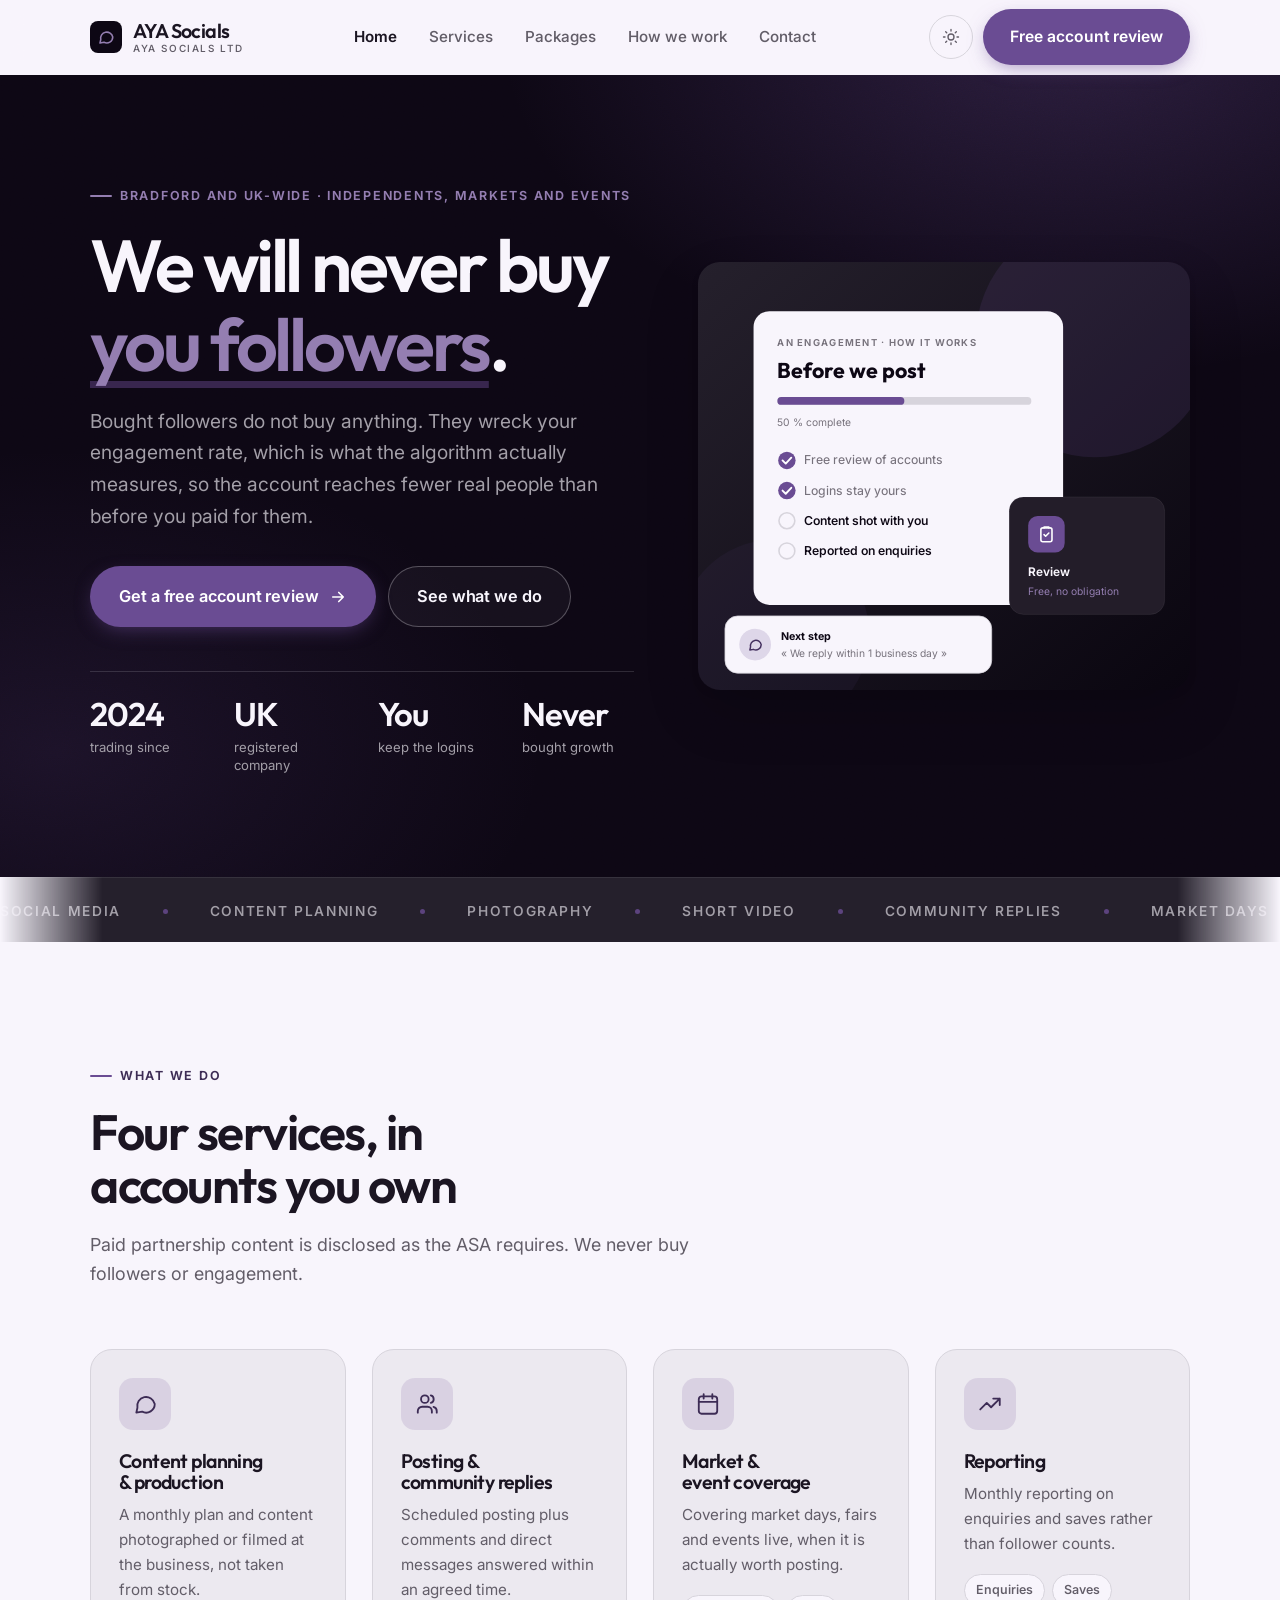
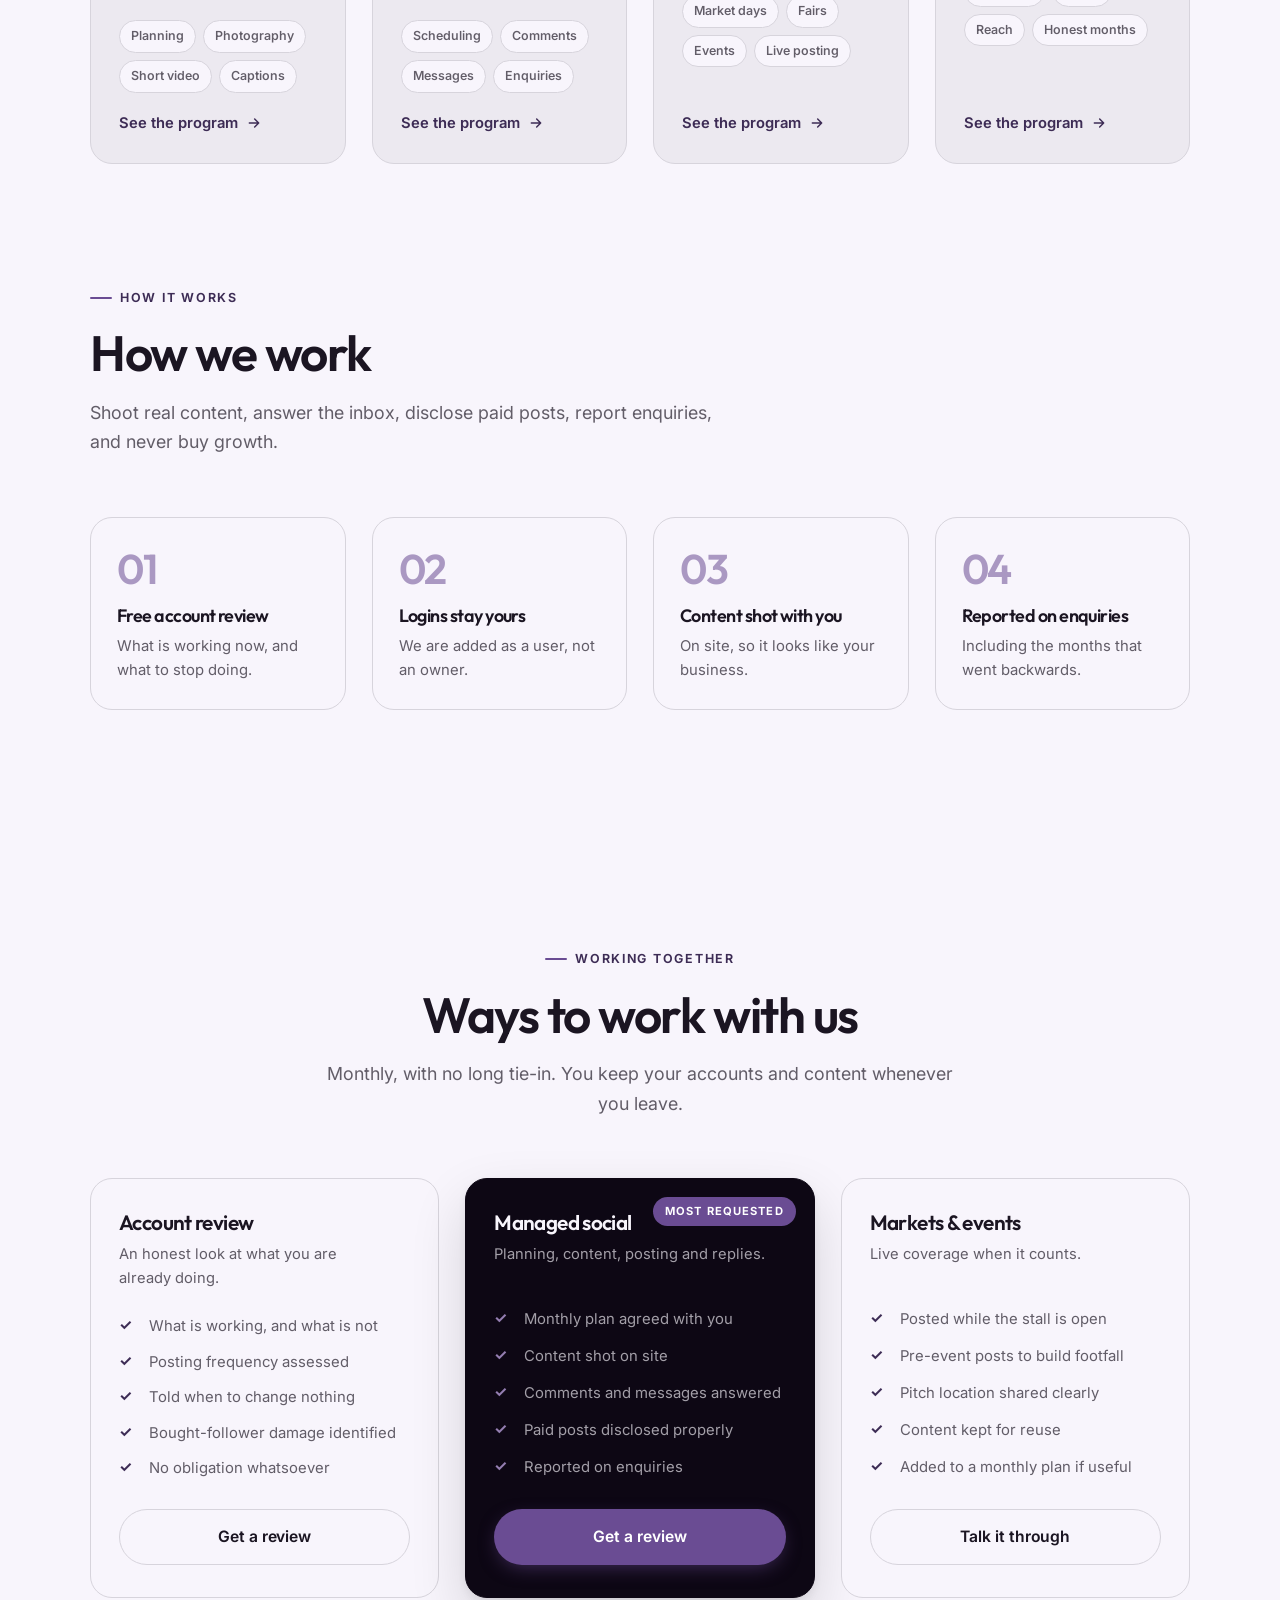
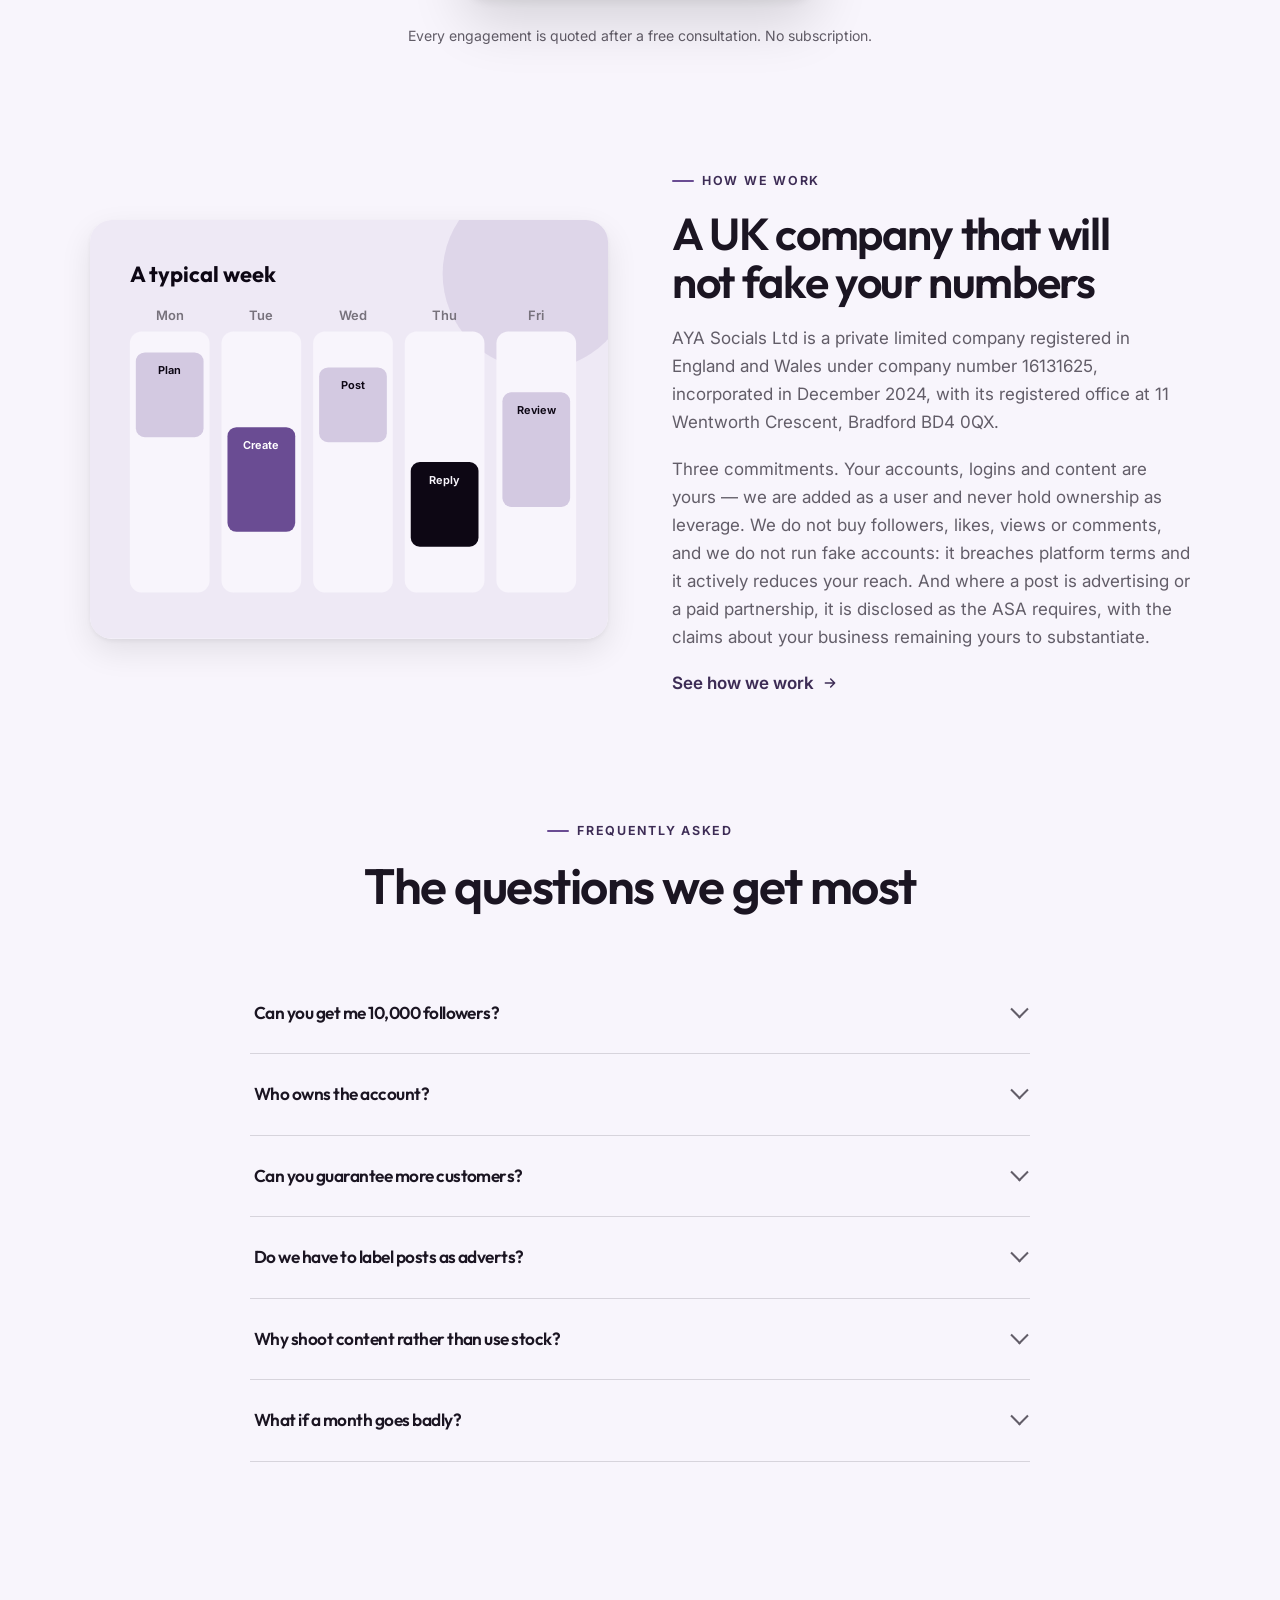
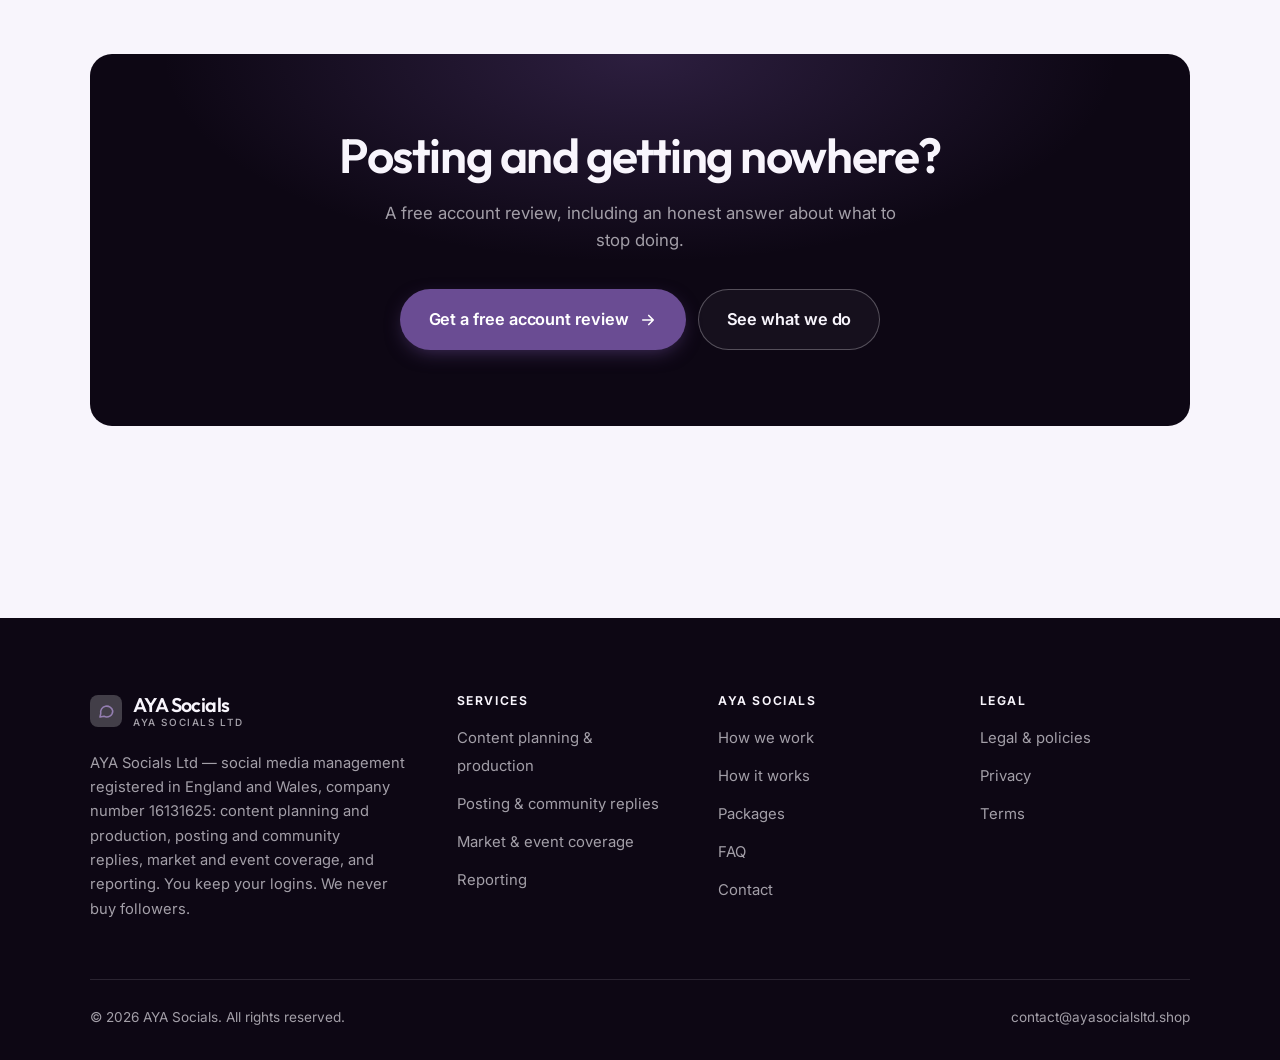
<file: index.html>
<!DOCTYPE html>
<html lang="en" class="no-js">
<head>
<meta charset="utf-8">
<meta name="viewport" content="width=device-width, initial-scale=1">
<title>AYA Socials Ltd — social media management for small businesses</title>
<meta name="description" content="AYA Socials Ltd, a UK social media company: content planning and production, posting and community replies, market and event coverage, and honest reporting. No bought followers.">
<link rel="canonical" href="https://ayasocialsltd.shop/">

<meta property="og:type" content="website">
<meta property="og:url" content="https://ayasocialsltd.shop/">
<meta property="og:site_name" content="AYA Socials">
<meta property="og:locale" content="en_US">
<meta property="og:title" content="AYA Socials Ltd — social media management for small businesses">
<meta property="og:description" content="AYA Socials Ltd, a UK social media company: content planning and production, posting and community replies, market and event coverage, and honest reporting. No bought followers.">
<meta name="theme-color" content="#0d0714">

<link rel="icon" href="assets/img/favicon.svg" type="image/svg+xml">
<link rel="preconnect" href="https://fonts.googleapis.com">
<link rel="preconnect" href="https://fonts.gstatic.com" crossorigin>
<link rel="stylesheet" href="https://fonts.googleapis.com/css2?family=Outfit:wght@400..700&family=Inter:wght@400..700&display=swap">
<link rel="stylesheet" href="assets/css/style.css">

<!-- Thème appliqué avant le premier rendu (évite le flash) -->
<script>
document.documentElement.classList.remove('no-js');
(function(){try{var t=localStorage.getItem('site-theme');if(t){document.documentElement.setAttribute('data-theme',t);}}catch(e){}})();
</script>
<script type="application/ld+json">
{
  "@context": "https://schema.org",
  "@type": "Organization",
  "name": "AYA Socials",
  "url": "https://ayasocialsltd.shop/",
  "email": "contact@ayasocialsltd.shop",
  "description": "AYA Socials Ltd, a UK social media company: content planning and production, posting and community replies, market and event coverage, and honest reporting. No bought followers.",
  "areaServed": "US",
  "knowsLanguage": "en"
}
</script>
</head>

<body>
<a class="skip-link" href="#main">Skip to main content</a>

<header class="site-header">
  <nav class="wrap nav" aria-label="Main navigation">
    <a class="brand" href="index.html">
      <svg class="brand__mark" viewBox="0 0 64 64" aria-hidden="true">
        <rect class="bm-bg" width="64" height="64" rx="16"/>
        <g class="bm-ic" transform="translate(14 14) scale(1.5)" fill="none" stroke-width="2.1" stroke-linecap="round" stroke-linejoin="round"><path d="M21 12a8 8 0 0 1-11.6 7.1L4 20l1-4.6A8 8 0 1 1 21 12z"/></g>
      </svg>
      <span>AYA Socials<span class="brand__sub">AYA Socials Ltd</span></span>
    </a>

    <ul class="nav__links" id="nav-links">
      <li><a href="index.html" aria-current="page">Home</a></li>
      <li><a href="programs.html">Services</a></li>
      <li><a href="index.html#pricing">Packages</a></li>
      <li><a href="about.html">How we work</a></li>
      <li><a href="contact.html">Contact</a></li>
      <li><a class="btn btn--primary" href="contact.html">Free account review</a></li>
    </ul>

    <div class="nav__cta">
      <button class="theme-toggle" type="button" aria-label="Switch to dark theme">
        <svg class="icon-sun" viewBox="0 0 24 24" fill="none" stroke="currentColor" stroke-width="1.8" stroke-linecap="round" aria-hidden="true"><circle cx="12" cy="12" r="4"/><path d="M12 2v2m0 16v2M2 12h2m16 0h2M4.9 4.9l1.4 1.4m11.4 11.4 1.4 1.4M19.1 4.9l-1.4 1.4M6.3 17.7l-1.4 1.4"/></svg>
        <svg class="icon-moon" viewBox="0 0 24 24" fill="none" stroke="currentColor" stroke-width="1.8" stroke-linecap="round" stroke-linejoin="round" aria-hidden="true"><path d="M21 12.8A9 9 0 1 1 11.2 3a7 7 0 0 0 9.8 9.8z"/></svg>
      </button>
      <a class="btn btn--primary" href="contact.html">Free account review</a>
      <button class="nav__toggle" type="button" aria-expanded="false" aria-controls="nav-links" aria-label="Open menu">
        <svg class="icon-open" viewBox="0 0 24 24" fill="none" stroke="currentColor" stroke-width="2" stroke-linecap="round" aria-hidden="true"><path d="M3 6h18M3 12h18M3 18h18"/></svg>
        <svg class="icon-close" viewBox="0 0 24 24" fill="none" stroke="currentColor" stroke-width="2" stroke-linecap="round" aria-hidden="true"><path d="M6 6l12 12M18 6L6 18"/></svg>
      </button>
    </div>
  </nav>
</header>

<main id="main">

<section class="hero">
  <div class="wrap hero__inner">
    <div>
      <span class="eyebrow hero__eyebrow">Bradford and UK-wide · Independents, markets and events</span>
      <h1>We will never buy<br> <em>you followers</em>.</h1>
      <p class="hero__lede">Bought followers do not buy anything. They wreck your engagement rate, which is what the algorithm actually measures, so the account reaches fewer real people than before you paid for them.</p>

      <div class="hero__actions">
        <a class="btn btn--primary btn--lg" href="contact.html">Get a free account review <svg viewBox="0 0 24 24" fill="none" stroke="currentColor" stroke-width="2.2" stroke-linecap="round" stroke-linejoin="round" aria-hidden="true"><path d="M5 12h14M13 6l6 6-6 6"/></svg></a>
        <a class="btn btn--on-dark btn--lg" href="programs.html">See what we do</a>
      </div>

      <ul class="hero__proof">
        <li><span class="stat__num">2024</span><span class="stat__label">trading since</span></li>
        <li><span class="stat__num">UK</span><span class="stat__label">registered company</span></li>
        <li><span class="stat__num">You</span><span class="stat__label">keep the logins</span></li>
        <li><span class="stat__num">Never</span><span class="stat__label">bought growth</span></li>
      </ul>
    </div>

    <div class="hero__art">
      <svg viewBox="0 0 620 540" role="img" aria-label="How social media management with AYA Socials works, from free review to reporting.">
        <defs>
          <linearGradient id="hbg" x1="0" y1="0" x2="1" y2="1">
            <stop offset="0" stop-color="#25202c"/><stop offset="1" stop-color="#0a0610"/>
          </linearGradient>
        </defs>
        <rect width="620" height="540" rx="22" fill="url(#hbg)"/>
        <circle cx="500" cy="96" r="150" fill="#6a4c93" opacity=".16"/>
        <circle cx="96" cy="470" r="120" fill="#6a4c93" opacity=".08"/>

        <g style="font-family: var(--font-body)">
          <!-- Carte programme -->
          <rect x="70" y="62" width="390" height="370" rx="20" fill="#f8f5fc"/>
          <text x="100" y="106" font-size="12" font-weight="650" letter-spacing="1.6" fill="#77727c">AN ENGAGEMENT · HOW IT WORKS</text>
          <text x="100" y="146" font-size="27" font-weight="700" fill="#0d0714" style="font-family: var(--font-display)">Before we post</text>
          <rect x="100" y="170" width="320" height="10" rx="5" fill="#d7d4dc"/>
          <rect x="100" y="170" width="160" height="10" rx="5" fill="#6a4c93"/>
          <text x="100" y="206" font-size="13" fill="#77727c">50 % complete</text>
          <circle cx="112" cy="250" r="11" fill="#6a4c93"/><path d="M106.5 250l4 4 7-7.5" fill="none" stroke="#ffffff" stroke-width="2.4" stroke-linecap="round" stroke-linejoin="round"/><text x="134" y="255" font-size="15.5" fill="#77727c" font-weight="450">Free review of accounts</text>
          <circle cx="112" cy="288" r="11" fill="#6a4c93"/><path d="M106.5 288l4 4 7-7.5" fill="none" stroke="#ffffff" stroke-width="2.4" stroke-linecap="round" stroke-linejoin="round"/><text x="134" y="293" font-size="15.5" fill="#77727c" font-weight="450">Logins stay yours</text>
          <circle cx="112" cy="326" r="10" fill="none" stroke="#d7d4dc" stroke-width="2"/><text x="134" y="331" font-size="15.5" fill="#0d0714" font-weight="560">Content shot with you</text>
          <circle cx="112" cy="364" r="10" fill="none" stroke="#d7d4dc" stroke-width="2"/><text x="134" y="369" font-size="15.5" fill="#0d0714" font-weight="560">Reported on enquiries</text>

          <!-- Carte séance -->
          <rect x="392" y="296" width="196" height="148" rx="18" fill="#231d29" stroke="#ffffff" stroke-opacity=".08"/>
          <rect x="416" y="320" width="46" height="46" rx="12" fill="#6a4c93"/>
          <g transform="translate(427 331)" fill="none" stroke="#ffffff" color="#ffffff" stroke-width="2" stroke-linecap="round" stroke-linejoin="round"><rect x="5" y="4" width="14" height="17.5" rx="2.5"/><path d="M9 4V3h6v1M9 12.5l2 2 4-4"/></g>
          <text x="416" y="396" font-size="15" font-weight="650" fill="#f8f5fc">Review</text>
          <text x="416" y="420" font-size="13" fill="#947eb1">Free, no obligation</text>

          <!-- Retour du coach -->
          <rect x="34" y="446" width="336" height="72" rx="16" fill="#f8f5fc" stroke="#d7d4dc"/>
          <circle cx="72" cy="482" r="20" fill="#ded7e9"/>
          <g transform="translate(62 472) scale(.84)" fill="none" stroke="#453160" stroke-width="2.2" stroke-linecap="round" stroke-linejoin="round"><path d="M21 12a8 8 0 0 1-11.6 7.1L4 20l1-4.6A8 8 0 1 1 21 12z"/></g>
          <text x="104" y="476" font-size="13.5" font-weight="700" fill="#0d0714">Next step</text>
          <text x="104" y="498" font-size="13" fill="#77727c">« We reply within 1 business day »</text>
        </g>
      </svg>
    </div>
  </div>
</section>

<div class="marquee" aria-hidden="true">
  <div class="marquee__track"><span>Social media</span><span>Content planning</span><span>Photography</span><span>Short video</span><span>Community replies</span><span>Market days</span><span>Events</span><span>Reporting</span><span>No bought followers</span><span>You own the accounts</span><span>Social media</span><span>Content planning</span><span>Photography</span><span>Short video</span><span>Community replies</span><span>Market days</span><span>Events</span><span>Reporting</span><span>No bought followers</span><span>You own the accounts</span></div>
</div>

<section class="section wrap" id="programs">
  <div class="section-head reveal">
    <span class="eyebrow">What we do</span>
    <h2>Four services, in accounts you own</h2>
    <p>Paid partnership content is disclosed as the ASA requires. We never buy followers or engagement.</p>
  </div>
  <div class="grid grid--4 reveal-group">
    <a class="card" href="programs.html#content">
      <div class="card__icon"><svg viewBox="0 0 24 24" fill="none" stroke="currentColor" stroke-width="1.7" stroke-linecap="round" stroke-linejoin="round" aria-hidden="true"><path d="M21 12a8 8 0 0 1-11.6 7.1L4 20l1-4.6A8 8 0 1 1 21 12z"/></svg></div>
      <h3>Content planning &amp; production</h3>
      <p>A monthly plan and content photographed or filmed at the business, not taken from stock.</p>
      <ul class="tags"><li>Planning</li><li>Photography</li><li>Short video</li><li>Captions</li></ul>
      <span class="arrow-link">See the program <svg viewBox="0 0 24 24" fill="none" stroke="currentColor" stroke-width="2.2" stroke-linecap="round" stroke-linejoin="round" aria-hidden="true"><path d="M5 12h14M13 6l6 6-6 6"/></svg></span>
    </a>
    <a class="card" href="programs.html#community">
      <div class="card__icon"><svg viewBox="0 0 24 24" fill="none" stroke="currentColor" stroke-width="1.7" stroke-linecap="round" stroke-linejoin="round" aria-hidden="true"><path d="M16.5 20v-1.5a4 4 0 0 0-4-4h-5a4 4 0 0 0-4 4V20"/><circle cx="10" cy="7.5" r="3.5"/><path d="M21 20v-1.5a4 4 0 0 0-3-3.9M15.5 4.1a3.5 3.5 0 0 1 0 6.8"/></svg></div>
      <h3>Posting &amp; community replies</h3>
      <p>Scheduled posting plus comments and direct messages answered within an agreed time.</p>
      <ul class="tags"><li>Scheduling</li><li>Comments</li><li>Messages</li><li>Enquiries</li></ul>
      <span class="arrow-link">See the program <svg viewBox="0 0 24 24" fill="none" stroke="currentColor" stroke-width="2.2" stroke-linecap="round" stroke-linejoin="round" aria-hidden="true"><path d="M5 12h14M13 6l6 6-6 6"/></svg></span>
    </a>
    <a class="card" href="programs.html#markets">
      <div class="card__icon"><svg viewBox="0 0 24 24" fill="none" stroke="currentColor" stroke-width="1.7" stroke-linecap="round" stroke-linejoin="round" aria-hidden="true"><rect x="3.5" y="5" width="17" height="16" rx="2.5"/><path d="M8 3v4M16 3v4M3.5 10h17"/></svg></div>
      <h3>Market &amp; event coverage</h3>
      <p>Covering market days, fairs and events live, when it is actually worth posting.</p>
      <ul class="tags"><li>Market days</li><li>Fairs</li><li>Events</li><li>Live posting</li></ul>
      <span class="arrow-link">See the program <svg viewBox="0 0 24 24" fill="none" stroke="currentColor" stroke-width="2.2" stroke-linecap="round" stroke-linejoin="round" aria-hidden="true"><path d="M5 12h14M13 6l6 6-6 6"/></svg></span>
    </a>
    <a class="card" href="programs.html#reporting">
      <div class="card__icon"><svg viewBox="0 0 24 24" fill="none" stroke="currentColor" stroke-width="1.7" stroke-linecap="round" stroke-linejoin="round" aria-hidden="true"><path d="M3 17l6-6 4 4 8-8M15 7h6v6"/></svg></div>
      <h3>Reporting</h3>
      <p>Monthly reporting on enquiries and saves rather than follower counts.</p>
      <ul class="tags"><li>Enquiries</li><li>Saves</li><li>Reach</li><li>Honest months</li></ul>
      <span class="arrow-link">See the program <svg viewBox="0 0 24 24" fill="none" stroke="currentColor" stroke-width="2.2" stroke-linecap="round" stroke-linejoin="round" aria-hidden="true"><path d="M5 12h14M13 6l6 6-6 6"/></svg></span>
    </a>
  </div>
</section>

<section class="section section--flush wrap" id="how-it-works">
  <div class="section-head reveal">
    <span class="eyebrow">How it works</span>
    <h2>How we work</h2>
    <p>Shoot real content, answer the inbox, disclose paid posts, report enquiries, and never buy growth.</p>
  </div>
  <div class="grid grid--4 steps reveal-group">
    <article class="step">
      <h3>Free account review</h3>
      <p>What is working now, and what to stop doing.</p>
    </article>
    <article class="step">
      <h3>Logins stay yours</h3>
      <p>We are added as a user, not an owner.</p>
    </article>
    <article class="step">
      <h3>Content shot with you</h3>
      <p>On site, so it looks like your business.</p>
    </article>
    <article class="step">
      <h3>Reported on enquiries</h3>
      <p>Including the months that went backwards.</p>
    </article>
  </div>
</section>

<section class="section wrap" id="pricing">
  <div class="section-head section-head--center reveal">
    <span class="eyebrow">Working together</span>
    <h2>Ways to work with us</h2>
    <p>Monthly, with no long tie-in. You keep your accounts and content whenever you leave.</p>
  </div>
  <div class="grid grid--3 plans reveal-group">
    <article class="plan">
      
      <h3>Account review</h3>
      <p class="plan__desc">An honest look at what you are already doing.</p>
      
      <ul class="plan__features">
        <li>What is working, and what is not</li>
        <li>Posting frequency assessed</li>
        <li>Told when to change nothing</li>
        <li>Bought-follower damage identified</li>
        <li>No obligation whatsoever</li>
      </ul>
      <a class="btn btn--ghost btn--block" href="contact.html">Get a review</a>
    </article>
    <article class="plan plan--featured">
      <span class="plan__tag">Most requested</span>
      <h3>Managed social</h3>
      <p class="plan__desc">Planning, content, posting and replies.</p>
      
      <ul class="plan__features">
        <li>Monthly plan agreed with you</li>
        <li>Content shot on site</li>
        <li>Comments and messages answered</li>
        <li>Paid posts disclosed properly</li>
        <li>Reported on enquiries</li>
      </ul>
      <a class="btn btn--primary btn--block" href="contact.html">Get a review</a>
    </article>
    <article class="plan">
      
      <h3>Markets &amp; events</h3>
      <p class="plan__desc">Live coverage when it counts.</p>
      
      <ul class="plan__features">
        <li>Posted while the stall is open</li>
        <li>Pre-event posts to build footfall</li>
        <li>Pitch location shared clearly</li>
        <li>Content kept for reuse</li>
        <li>Added to a monthly plan if useful</li>
      </ul>
      <a class="btn btn--ghost btn--block" href="contact.html">Talk it through</a>
    </article>
  </div>
  <p class="plans-note">Every engagement is quoted after a free consultation. No subscription.</p>
</section>

<section class="section section--flush wrap">
  <div class="split reveal">
    <div class="split__art">
      <svg viewBox="0 0 520 420" role="img" aria-label="Example of a typical week: Plan, Create, Post, Reply, Review.">
        <rect width="520" height="420" rx="20" fill="#eee9f5"/>
        <circle cx="450" cy="54" r="96" fill="#6a4c93" opacity=".12"/>
        <g style="font-family: var(--font-body)">
        <text x="40" y="62" font-size="22" font-weight="700" fill="#0d0714" style="font-family: var(--font-display)">A typical week</text>
        <text x="80" y="100" text-anchor="middle" font-size="13" font-weight="600" fill="#77727c">Mon</text>
        <rect x="40" y="112" width="80" height="262" rx="12" fill="#f8f5fc"/>
        <rect x="46" y="133" width="68" height="85" rx="9" fill="#d3c9e1"/>
        <text x="80" y="155" text-anchor="middle" font-size="11" font-weight="650" fill="#0d0714">Plan</text>
        <text x="172" y="100" text-anchor="middle" font-size="13" font-weight="600" fill="#77727c">Tue</text>
        <rect x="132" y="112" width="80" height="262" rx="12" fill="#f8f5fc"/>
        <rect x="138" y="208" width="68" height="105" rx="9" fill="#6a4c93"/>
        <text x="172" y="230" text-anchor="middle" font-size="11" font-weight="650" fill="#ffffff">Create</text>
        <text x="264" y="100" text-anchor="middle" font-size="13" font-weight="600" fill="#77727c">Wed</text>
        <rect x="224" y="112" width="80" height="262" rx="12" fill="#f8f5fc"/>
        <rect x="230" y="148" width="68" height="75" rx="9" fill="#d3c9e1"/>
        <text x="264" y="170" text-anchor="middle" font-size="11" font-weight="650" fill="#0d0714">Post</text>
        <text x="356" y="100" text-anchor="middle" font-size="13" font-weight="600" fill="#77727c">Thu</text>
        <rect x="316" y="112" width="80" height="262" rx="12" fill="#f8f5fc"/>
        <rect x="322" y="243" width="68" height="85" rx="9" fill="#0d0714"/>
        <text x="356" y="265" text-anchor="middle" font-size="11" font-weight="650" fill="#f8f5fc">Reply</text>
        <text x="448" y="100" text-anchor="middle" font-size="13" font-weight="600" fill="#77727c">Fri</text>
        <rect x="408" y="112" width="80" height="262" rx="12" fill="#f8f5fc"/>
        <rect x="414" y="173" width="68" height="115" rx="9" fill="#d3c9e1"/>
        <text x="448" y="195" text-anchor="middle" font-size="11" font-weight="650" fill="#0d0714">Review</text>
        </g>
      </svg>
    </div>
    <div>
      <span class="eyebrow">How we work</span>
      <h2>A UK company that will not fake your numbers</h2>
      <p>AYA Socials Ltd is a private limited company registered in England and Wales under company number 16131625, incorporated in December 2024, with its registered office at 11 Wentworth Crescent, Bradford BD4 0QX.</p>
      <p>Three commitments. Your accounts, logins and content are yours — we are added as a user and never hold ownership as leverage. We do not buy followers, likes, views or comments, and we do not run fake accounts: it breaches platform terms and it actively reduces your reach. And where a post is advertising or a paid partnership, it is disclosed as the ASA requires, with the claims about your business remaining yours to substantiate.</p>
      <p><a class="arrow-link" href="about.html">See how we work <svg viewBox="0 0 24 24" fill="none" stroke="currentColor" stroke-width="2.2" stroke-linecap="round" stroke-linejoin="round" aria-hidden="true"><path d="M5 12h14M13 6l6 6-6 6"/></svg></a></p>
    </div>
  </div>
</section>

<section class="section section--flush wrap" id="faq">
  <div class="section-head section-head--center reveal">
    <span class="eyebrow">Frequently asked</span>
    <h2>The questions we get most</h2>
  </div>
  <div class="faq reveal">
    <details>
      <summary>Can you get me 10,000 followers?</summary>
      <p>We will not buy them, and nobody should. Purchased followers never engage, which drags down the engagement rate the algorithm measures, so your posts then reach fewer real people than before.</p>
    </details>
    <details>
      <summary>Who owns the account?</summary>
      <p>You do. We are added as a user and removed when you say so, and you keep every post and photograph. Ask any agency this before handing over logins.</p>
    </details>
    <details>
      <summary>Can you guarantee more customers?</summary>
      <p>No. Growth and enquiries depend on your offer, your prices, your consistency and platform algorithms that change without warning. We will tell you what is realistic and then report what actually happened.</p>
    </details>
    <details>
      <summary>Do we have to label posts as adverts?</summary>
      <p>Where a post is advertising or a paid partnership, yes — the ASA requires it to be obviously identifiable. We handle that properly, because the complaint lands on the business, not the agency.</p>
    </details>
    <details>
      <summary>Why shoot content rather than use stock?</summary>
      <p>Because stock is why small accounts look identical. Photographs of your actual place, products and people are the one thing a competitor cannot copy, and local customers recognise it immediately.</p>
    </details>
    <details>
      <summary>What if a month goes badly?</summary>
      <p>We tell you, with the reason. A report that is always positive is not a report, and sometimes the honest answer is that a platform change hurt everyone in your sector.</p>
    </details>
  </div>
</section>

<section class="wrap section--tight">
  <div class="cta-band reveal">
    <h2>Posting and getting nowhere?</h2>
    <p>A free account review, including an honest answer about what to stop doing.</p>
    <div class="hero__actions">
      <a class="btn btn--primary btn--lg" href="contact.html">Get a free account review <svg viewBox="0 0 24 24" fill="none" stroke="currentColor" stroke-width="2.2" stroke-linecap="round" stroke-linejoin="round" aria-hidden="true"><path d="M5 12h14M13 6l6 6-6 6"/></svg></a>
      <a class="btn btn--on-dark btn--lg" href="programs.html">See what we do</a>
    </div>
  </div>
</section>

</main>

<footer class="site-footer">
  <div class="wrap">
    <div class="footer__grid">
      <div class="footer__brand">
        <a class="brand" href="index.html">
          <svg class="brand__mark" viewBox="0 0 64 64" aria-hidden="true">
        <rect class="bm-bg" width="64" height="64" rx="16"/>
        <g class="bm-ic" transform="translate(14 14) scale(1.5)" fill="none" stroke-width="2.1" stroke-linecap="round" stroke-linejoin="round"><path d="M21 12a8 8 0 0 1-11.6 7.1L4 20l1-4.6A8 8 0 1 1 21 12z"/></g>
      </svg>
          <span>AYA Socials<span class="brand__sub">AYA Socials Ltd</span></span>
        </a>
        <p>AYA Socials Ltd — social media management registered in England and Wales, company number 16131625: content planning and production, posting and community replies, market and event coverage, and reporting. You keep your logins. We never buy followers.</p>
      </div>

      <div class="footer__col">
        <h4>Services</h4>
        <ul>
          <li><a href="programs.html#content">Content planning &amp; production</a></li>
          <li><a href="programs.html#community">Posting &amp; community replies</a></li>
          <li><a href="programs.html#markets">Market &amp; event coverage</a></li>
          <li><a href="programs.html#reporting">Reporting</a></li>
        </ul>
      </div>

      <div class="footer__col">
        <h4>AYA Socials</h4>
        <ul>
          <li><a href="about.html">How we work</a></li>
          <li><a href="index.html#how-it-works">How it works</a></li>
          <li><a href="index.html#pricing">Packages</a></li>
          <li><a href="index.html#faq">FAQ</a></li>
          <li><a href="contact.html">Contact</a></li>
        </ul>
      </div>

      <div class="footer__col">
        <h4>Legal</h4>
        <ul>
          <li><a href="legal.html">Legal &amp; policies</a></li>
          <li><a href="legal.html#privacy">Privacy</a></li>
          <li><a href="legal.html#terms">Terms</a></li>
        </ul>
      </div>
    </div>

    <div class="footer__bottom">
      <p>© <span data-year>2026</span> AYA Socials. All rights reserved.</p>
      <p><a href="mailto:contact@ayasocialsltd.shop">contact@ayasocialsltd.shop</a></p>
    </div>
  </div>
</footer>

<script src="assets/js/main.js" defer></script>
</body>
</html>
</file>
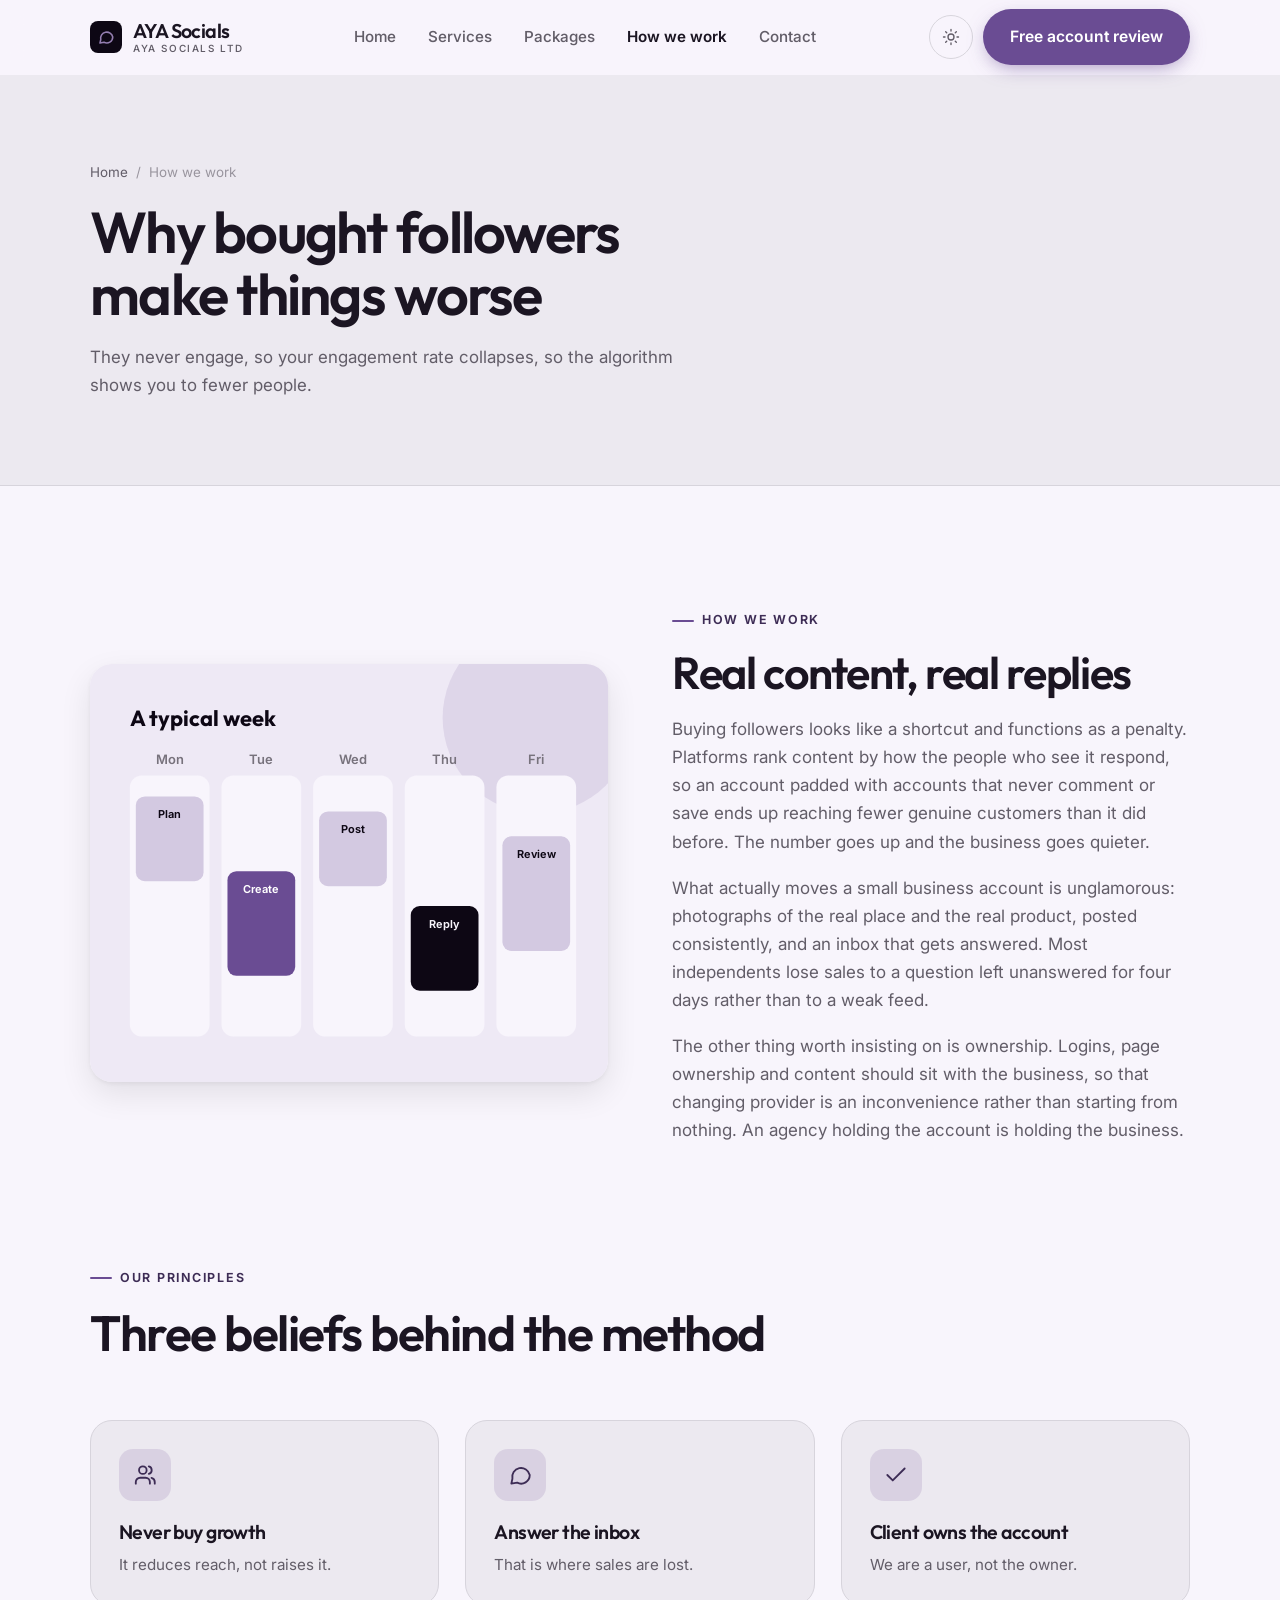
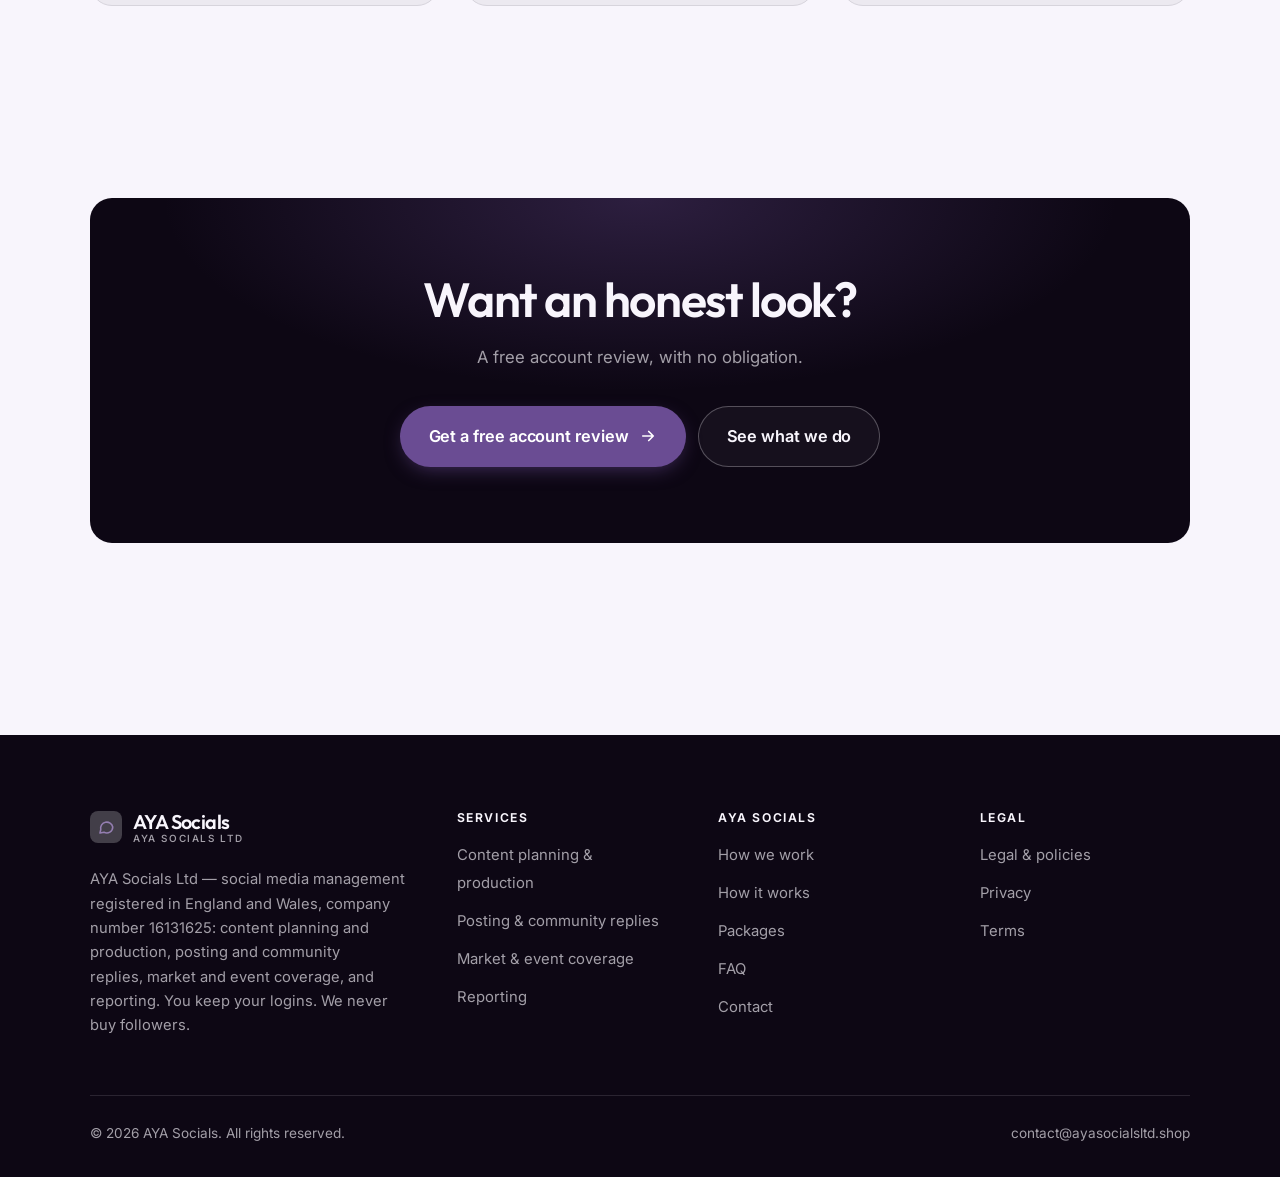
<file: about.html>
<!DOCTYPE html>
<html lang="en" class="no-js">
<head>
<meta charset="utf-8">
<meta name="viewport" content="width=device-width, initial-scale=1">
<title>How we work — AYA Socials</title>
<meta name="description" content="About AYA Socials Ltd, a UK social media management company, company number 16131625.">
<link rel="canonical" href="https://ayasocialsltd.shop/about.html">

<meta property="og:type" content="website">
<meta property="og:url" content="https://ayasocialsltd.shop/about.html">
<meta property="og:site_name" content="AYA Socials">
<meta property="og:locale" content="en_US">
<meta property="og:title" content="How we work — AYA Socials">
<meta property="og:description" content="About AYA Socials Ltd, a UK social media management company, company number 16131625.">
<meta name="theme-color" content="#0d0714">

<link rel="icon" href="assets/img/favicon.svg" type="image/svg+xml">
<link rel="preconnect" href="https://fonts.googleapis.com">
<link rel="preconnect" href="https://fonts.gstatic.com" crossorigin>
<link rel="stylesheet" href="https://fonts.googleapis.com/css2?family=Outfit:wght@400..700&family=Inter:wght@400..700&display=swap">
<link rel="stylesheet" href="assets/css/style.css">

<!-- Thème appliqué avant le premier rendu (évite le flash) -->
<script>
document.documentElement.classList.remove('no-js');
(function(){try{var t=localStorage.getItem('site-theme');if(t){document.documentElement.setAttribute('data-theme',t);}}catch(e){}})();
</script>
</head>

<body>
<a class="skip-link" href="#main">Skip to main content</a>

<header class="site-header">
  <nav class="wrap nav" aria-label="Main navigation">
    <a class="brand" href="index.html">
      <svg class="brand__mark" viewBox="0 0 64 64" aria-hidden="true">
        <rect class="bm-bg" width="64" height="64" rx="16"/>
        <g class="bm-ic" transform="translate(14 14) scale(1.5)" fill="none" stroke-width="2.1" stroke-linecap="round" stroke-linejoin="round"><path d="M21 12a8 8 0 0 1-11.6 7.1L4 20l1-4.6A8 8 0 1 1 21 12z"/></g>
      </svg>
      <span>AYA Socials<span class="brand__sub">AYA Socials Ltd</span></span>
    </a>

    <ul class="nav__links" id="nav-links">
      <li><a href="index.html">Home</a></li>
      <li><a href="programs.html">Services</a></li>
      <li><a href="index.html#pricing">Packages</a></li>
      <li><a href="about.html" aria-current="page">How we work</a></li>
      <li><a href="contact.html">Contact</a></li>
      <li><a class="btn btn--primary" href="contact.html">Free account review</a></li>
    </ul>

    <div class="nav__cta">
      <button class="theme-toggle" type="button" aria-label="Switch to dark theme">
        <svg class="icon-sun" viewBox="0 0 24 24" fill="none" stroke="currentColor" stroke-width="1.8" stroke-linecap="round" aria-hidden="true"><circle cx="12" cy="12" r="4"/><path d="M12 2v2m0 16v2M2 12h2m16 0h2M4.9 4.9l1.4 1.4m11.4 11.4 1.4 1.4M19.1 4.9l-1.4 1.4M6.3 17.7l-1.4 1.4"/></svg>
        <svg class="icon-moon" viewBox="0 0 24 24" fill="none" stroke="currentColor" stroke-width="1.8" stroke-linecap="round" stroke-linejoin="round" aria-hidden="true"><path d="M21 12.8A9 9 0 1 1 11.2 3a7 7 0 0 0 9.8 9.8z"/></svg>
      </button>
      <a class="btn btn--primary" href="contact.html">Free account review</a>
      <button class="nav__toggle" type="button" aria-expanded="false" aria-controls="nav-links" aria-label="Open menu">
        <svg class="icon-open" viewBox="0 0 24 24" fill="none" stroke="currentColor" stroke-width="2" stroke-linecap="round" aria-hidden="true"><path d="M3 6h18M3 12h18M3 18h18"/></svg>
        <svg class="icon-close" viewBox="0 0 24 24" fill="none" stroke="currentColor" stroke-width="2" stroke-linecap="round" aria-hidden="true"><path d="M6 6l12 12M18 6L6 18"/></svg>
      </button>
    </div>
  </nav>
</header>

<main id="main">

<section class="page-head">
  <div class="wrap">
    <nav class="breadcrumb" aria-label="Breadcrumb">
      <a href="index.html">Home</a><span>/</span><span aria-current="page">How we work</span>
    </nav>
    <h1>Why bought followers make things worse</h1>
    <p>They never engage, so your engagement rate collapses, so the algorithm shows you to fewer people.</p>
  </div>
</section>

<section class="section wrap">
  <div class="split reveal">
    <div class="split__art">
      <svg viewBox="0 0 520 420" role="img" aria-label="Example of a typical week: Plan, Create, Post, Reply, Review.">
        <rect width="520" height="420" rx="20" fill="#eee9f5"/>
        <circle cx="450" cy="54" r="96" fill="#6a4c93" opacity=".12"/>
        <g style="font-family: var(--font-body)">
        <text x="40" y="62" font-size="22" font-weight="700" fill="#0d0714" style="font-family: var(--font-display)">A typical week</text>
        <text x="80" y="100" text-anchor="middle" font-size="13" font-weight="600" fill="#77727c">Mon</text>
        <rect x="40" y="112" width="80" height="262" rx="12" fill="#f8f5fc"/>
        <rect x="46" y="133" width="68" height="85" rx="9" fill="#d3c9e1"/>
        <text x="80" y="155" text-anchor="middle" font-size="11" font-weight="650" fill="#0d0714">Plan</text>
        <text x="172" y="100" text-anchor="middle" font-size="13" font-weight="600" fill="#77727c">Tue</text>
        <rect x="132" y="112" width="80" height="262" rx="12" fill="#f8f5fc"/>
        <rect x="138" y="208" width="68" height="105" rx="9" fill="#6a4c93"/>
        <text x="172" y="230" text-anchor="middle" font-size="11" font-weight="650" fill="#ffffff">Create</text>
        <text x="264" y="100" text-anchor="middle" font-size="13" font-weight="600" fill="#77727c">Wed</text>
        <rect x="224" y="112" width="80" height="262" rx="12" fill="#f8f5fc"/>
        <rect x="230" y="148" width="68" height="75" rx="9" fill="#d3c9e1"/>
        <text x="264" y="170" text-anchor="middle" font-size="11" font-weight="650" fill="#0d0714">Post</text>
        <text x="356" y="100" text-anchor="middle" font-size="13" font-weight="600" fill="#77727c">Thu</text>
        <rect x="316" y="112" width="80" height="262" rx="12" fill="#f8f5fc"/>
        <rect x="322" y="243" width="68" height="85" rx="9" fill="#0d0714"/>
        <text x="356" y="265" text-anchor="middle" font-size="11" font-weight="650" fill="#f8f5fc">Reply</text>
        <text x="448" y="100" text-anchor="middle" font-size="13" font-weight="600" fill="#77727c">Fri</text>
        <rect x="408" y="112" width="80" height="262" rx="12" fill="#f8f5fc"/>
        <rect x="414" y="173" width="68" height="115" rx="9" fill="#d3c9e1"/>
        <text x="448" y="195" text-anchor="middle" font-size="11" font-weight="650" fill="#0d0714">Review</text>
        </g>
      </svg>
    </div>
    <div>
      <span class="eyebrow">How we work</span>
      <h2>Real content, real replies</h2>
      <p>Buying followers looks like a shortcut and functions as a penalty. Platforms rank content by how the people who see it respond, so an account padded with accounts that never comment or save ends up reaching fewer genuine customers than it did before. The number goes up and the business goes quieter.</p>
      <p>What actually moves a small business account is unglamorous: photographs of the real place and the real product, posted consistently, and an inbox that gets answered. Most independents lose sales to a question left unanswered for four days rather than to a weak feed.</p>
      <p>The other thing worth insisting on is ownership. Logins, page ownership and content should sit with the business, so that changing provider is an inconvenience rather than starting from nothing. An agency holding the account is holding the business.</p>
      <!--
        TO DO: add a short introduction of the coach (name, real background),
        with a photo if possible. Do not invent credentials — see README.md.
      -->
    </div>
  </div>
</section>

<section class="section section--flush wrap">
  <div class="section-head reveal">
    <span class="eyebrow">Our principles</span>
    <h2>Three beliefs behind the method</h2>
  </div>
  <div class="grid grid--3 reveal-group">
    <article class="card">
      <div class="card__icon"><svg viewBox="0 0 24 24" fill="none" stroke="currentColor" stroke-width="1.7" stroke-linecap="round" stroke-linejoin="round" aria-hidden="true"><path d="M16.5 20v-1.5a4 4 0 0 0-4-4h-5a4 4 0 0 0-4 4V20"/><circle cx="10" cy="7.5" r="3.5"/><path d="M21 20v-1.5a4 4 0 0 0-3-3.9M15.5 4.1a3.5 3.5 0 0 1 0 6.8"/></svg></div>
      <h3>Never buy growth</h3>
      <p>It reduces reach, not raises it.</p>
    </article>
    <article class="card">
      <div class="card__icon"><svg viewBox="0 0 24 24" fill="none" stroke="currentColor" stroke-width="1.7" stroke-linecap="round" stroke-linejoin="round" aria-hidden="true"><path d="M21 12a8 8 0 0 1-11.6 7.1L4 20l1-4.6A8 8 0 1 1 21 12z"/></svg></div>
      <h3>Answer the inbox</h3>
      <p>That is where sales are lost.</p>
    </article>
    <article class="card">
      <div class="card__icon"><svg viewBox="0 0 24 24" fill="none" stroke="currentColor" stroke-width="1.7" stroke-linecap="round" stroke-linejoin="round" aria-hidden="true"><path d="M20 6 9 17l-5-5"/></svg></div>
      <h3>Client owns the account</h3>
      <p>We are a user, not the owner.</p>
    </article>
  </div>
</section>

<section class="wrap section--tight">
  <div class="cta-band reveal">
    <h2>Want an honest look?</h2>
    <p>A free account review, with no obligation.</p>
    <div class="hero__actions">
      <a class="btn btn--primary btn--lg" href="contact.html">Get a free account review <svg viewBox="0 0 24 24" fill="none" stroke="currentColor" stroke-width="2.2" stroke-linecap="round" stroke-linejoin="round" aria-hidden="true"><path d="M5 12h14M13 6l6 6-6 6"/></svg></a>
      <a class="btn btn--on-dark btn--lg" href="programs.html">See what we do</a>
    </div>
  </div>
</section>

</main>

<footer class="site-footer">
  <div class="wrap">
    <div class="footer__grid">
      <div class="footer__brand">
        <a class="brand" href="index.html">
          <svg class="brand__mark" viewBox="0 0 64 64" aria-hidden="true">
        <rect class="bm-bg" width="64" height="64" rx="16"/>
        <g class="bm-ic" transform="translate(14 14) scale(1.5)" fill="none" stroke-width="2.1" stroke-linecap="round" stroke-linejoin="round"><path d="M21 12a8 8 0 0 1-11.6 7.1L4 20l1-4.6A8 8 0 1 1 21 12z"/></g>
      </svg>
          <span>AYA Socials<span class="brand__sub">AYA Socials Ltd</span></span>
        </a>
        <p>AYA Socials Ltd — social media management registered in England and Wales, company number 16131625: content planning and production, posting and community replies, market and event coverage, and reporting. You keep your logins. We never buy followers.</p>
      </div>

      <div class="footer__col">
        <h4>Services</h4>
        <ul>
          <li><a href="programs.html#content">Content planning &amp; production</a></li>
          <li><a href="programs.html#community">Posting &amp; community replies</a></li>
          <li><a href="programs.html#markets">Market &amp; event coverage</a></li>
          <li><a href="programs.html#reporting">Reporting</a></li>
        </ul>
      </div>

      <div class="footer__col">
        <h4>AYA Socials</h4>
        <ul>
          <li><a href="about.html">How we work</a></li>
          <li><a href="index.html#how-it-works">How it works</a></li>
          <li><a href="index.html#pricing">Packages</a></li>
          <li><a href="index.html#faq">FAQ</a></li>
          <li><a href="contact.html">Contact</a></li>
        </ul>
      </div>

      <div class="footer__col">
        <h4>Legal</h4>
        <ul>
          <li><a href="legal.html">Legal &amp; policies</a></li>
          <li><a href="legal.html#privacy">Privacy</a></li>
          <li><a href="legal.html#terms">Terms</a></li>
        </ul>
      </div>
    </div>

    <div class="footer__bottom">
      <p>© <span data-year>2026</span> AYA Socials. All rights reserved.</p>
      <p><a href="mailto:contact@ayasocialsltd.shop">contact@ayasocialsltd.shop</a></p>
    </div>
  </div>
</footer>

<script src="assets/js/main.js" defer></script>
</body>
</html>
</file>
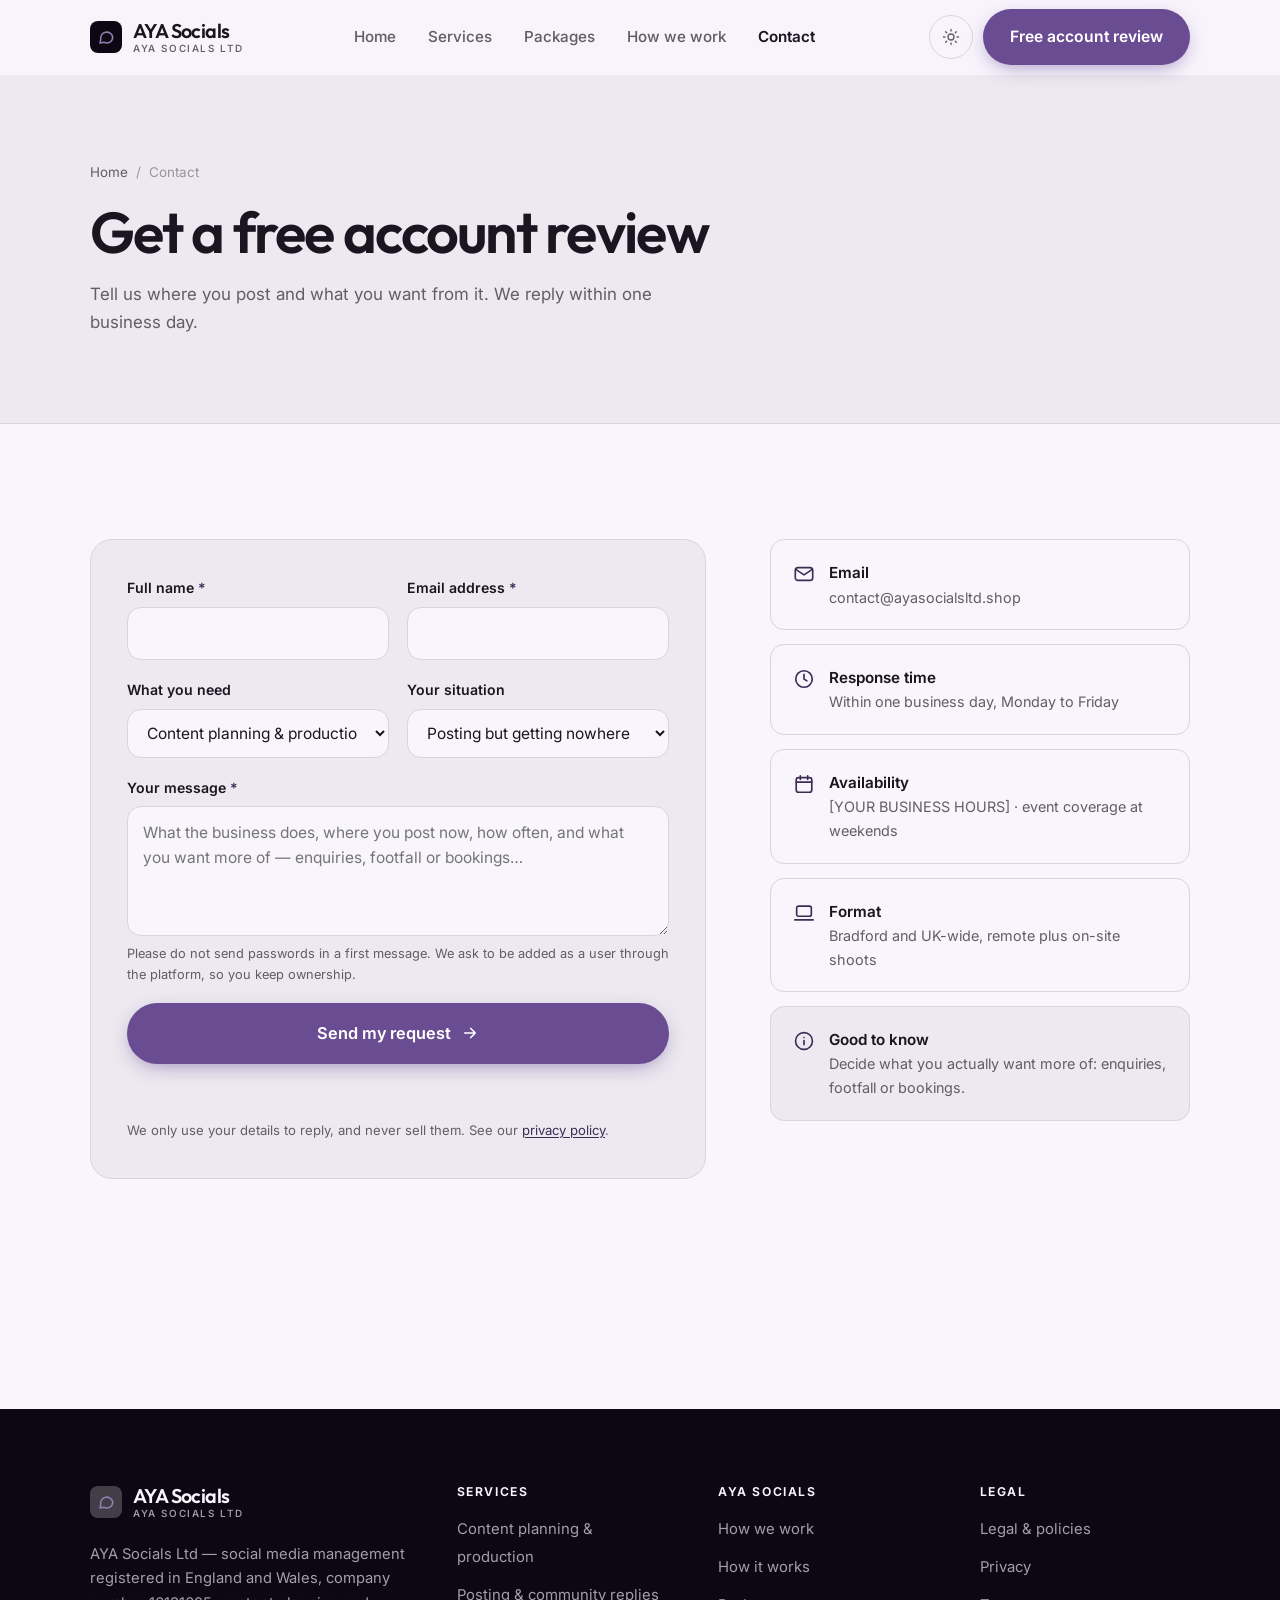
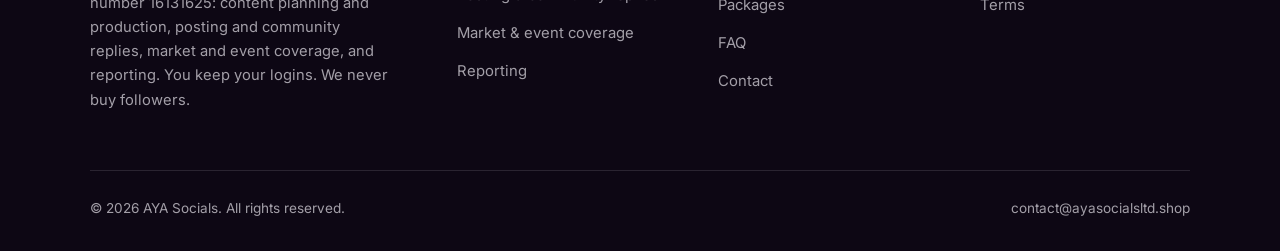
<file: contact.html>
<!DOCTYPE html>
<html lang="en" class="no-js">
<head>
<meta charset="utf-8">
<meta name="viewport" content="width=device-width, initial-scale=1">
<title>Contact — AYA Socials</title>
<meta name="description" content="Contact AYA Socials Ltd. We reply within one business day.">
<link rel="canonical" href="https://ayasocialsltd.shop/contact.html">

<meta property="og:type" content="website">
<meta property="og:url" content="https://ayasocialsltd.shop/contact.html">
<meta property="og:site_name" content="AYA Socials">
<meta property="og:locale" content="en_US">
<meta property="og:title" content="Contact — AYA Socials">
<meta property="og:description" content="Contact AYA Socials Ltd. We reply within one business day.">
<meta name="theme-color" content="#0d0714">

<link rel="icon" href="assets/img/favicon.svg" type="image/svg+xml">
<link rel="preconnect" href="https://fonts.googleapis.com">
<link rel="preconnect" href="https://fonts.gstatic.com" crossorigin>
<link rel="stylesheet" href="https://fonts.googleapis.com/css2?family=Outfit:wght@400..700&family=Inter:wght@400..700&display=swap">
<link rel="stylesheet" href="assets/css/style.css">

<!-- Thème appliqué avant le premier rendu (évite le flash) -->
<script>
document.documentElement.classList.remove('no-js');
(function(){try{var t=localStorage.getItem('site-theme');if(t){document.documentElement.setAttribute('data-theme',t);}}catch(e){}})();
</script>
</head>

<body>
<a class="skip-link" href="#main">Skip to main content</a>

<header class="site-header">
  <nav class="wrap nav" aria-label="Main navigation">
    <a class="brand" href="index.html">
      <svg class="brand__mark" viewBox="0 0 64 64" aria-hidden="true">
        <rect class="bm-bg" width="64" height="64" rx="16"/>
        <g class="bm-ic" transform="translate(14 14) scale(1.5)" fill="none" stroke-width="2.1" stroke-linecap="round" stroke-linejoin="round"><path d="M21 12a8 8 0 0 1-11.6 7.1L4 20l1-4.6A8 8 0 1 1 21 12z"/></g>
      </svg>
      <span>AYA Socials<span class="brand__sub">AYA Socials Ltd</span></span>
    </a>

    <ul class="nav__links" id="nav-links">
      <li><a href="index.html">Home</a></li>
      <li><a href="programs.html">Services</a></li>
      <li><a href="index.html#pricing">Packages</a></li>
      <li><a href="about.html">How we work</a></li>
      <li><a href="contact.html" aria-current="page">Contact</a></li>
      <li><a class="btn btn--primary" href="contact.html">Free account review</a></li>
    </ul>

    <div class="nav__cta">
      <button class="theme-toggle" type="button" aria-label="Switch to dark theme">
        <svg class="icon-sun" viewBox="0 0 24 24" fill="none" stroke="currentColor" stroke-width="1.8" stroke-linecap="round" aria-hidden="true"><circle cx="12" cy="12" r="4"/><path d="M12 2v2m0 16v2M2 12h2m16 0h2M4.9 4.9l1.4 1.4m11.4 11.4 1.4 1.4M19.1 4.9l-1.4 1.4M6.3 17.7l-1.4 1.4"/></svg>
        <svg class="icon-moon" viewBox="0 0 24 24" fill="none" stroke="currentColor" stroke-width="1.8" stroke-linecap="round" stroke-linejoin="round" aria-hidden="true"><path d="M21 12.8A9 9 0 1 1 11.2 3a7 7 0 0 0 9.8 9.8z"/></svg>
      </button>
      <a class="btn btn--primary" href="contact.html">Free account review</a>
      <button class="nav__toggle" type="button" aria-expanded="false" aria-controls="nav-links" aria-label="Open menu">
        <svg class="icon-open" viewBox="0 0 24 24" fill="none" stroke="currentColor" stroke-width="2" stroke-linecap="round" aria-hidden="true"><path d="M3 6h18M3 12h18M3 18h18"/></svg>
        <svg class="icon-close" viewBox="0 0 24 24" fill="none" stroke="currentColor" stroke-width="2" stroke-linecap="round" aria-hidden="true"><path d="M6 6l12 12M18 6L6 18"/></svg>
      </button>
    </div>
  </nav>
</header>

<main id="main">

<section class="page-head">
  <div class="wrap">
    <nav class="breadcrumb" aria-label="Breadcrumb">
      <a href="index.html">Home</a><span>/</span><span aria-current="page">Contact</span>
    </nav>
    <h1>Get a free account review</h1>
    <p>Tell us where you post and what you want from it. We reply within one business day.</p>
  </div>
</section>

<section class="section wrap">
  <div class="form-layout">

    <!--
      FORM: the action attribute holds a placeholder id. Create a free form at
      https://formspree.io and replace VOTRE_ID_FORMSPREE. Until then, the button
      opens the visitor's email app with a pre-filled message to contact@ayasocialsltd.shop.
    -->
    <form class="form" id="contact-form" action="https://formspree.io/f/VOTRE_ID_FORMSPREE" method="POST"
          data-email="contact@ayasocialsltd.shop" data-subject="Social media enquiry"
          data-msg-mail="Your email app will open with the message ready to send." data-msg-sending="Sending…"
          data-msg-ok="Thanks! Your message is on its way. We reply within one business day." data-msg-err="Sending failed. Please email us directly at">
      <div class="form__row">
        <div class="field">
          <label for="nom">Full name <span class="req" aria-hidden="true">*</span></label>
          <input type="text" id="nom" name="nom" autocomplete="name" required>
        </div>
        <div class="field">
          <label for="email">Email address <span class="req" aria-hidden="true">*</span></label>
          <input type="email" id="email" name="email" autocomplete="email" required>
        </div>
      </div>

      <div class="form__row">
        <div class="field">
          <label for="programme">What you need</label>
          <select id="programme" name="programme">
            <option>Content planning &amp; production</option>
            <option>Posting &amp; community replies</option>
            <option>Market &amp; event coverage</option>
            <option>Reporting</option>
            <option>Not sure yet</option>
          </select>
        </div>
        <div class="field">
          <label for="niveau">Your situation</label>
          <select id="niveau" name="niveau">
            <option>Posting but getting nowhere</option>
            <option>No accounts yet</option>
            <option>A market or event trader</option>
            <option>Just want a review</option>
          </select>
        </div>
      </div>

      <div class="field">
        <label for="message">Your message <span class="req" aria-hidden="true">*</span></label>
        <textarea id="message" name="message" required placeholder="What the business does, where you post now, how often, and what you want more of — enquiries, footfall or bookings…"></textarea>
        <span class="field__hint">Please do not send passwords in a first message. We ask to be added as a user through the platform, so you keep ownership.</span>
      </div>

      <!-- Bot trap: hidden from humans -->
      <div class="visually-hidden" aria-hidden="true">
        <label for="site-web">Leave this field empty</label>
        <input type="text" id="site-web" name="_gotcha" tabindex="-1" autocomplete="off">
      </div>

      <button class="btn btn--primary btn--lg" type="submit">Send my request <svg viewBox="0 0 24 24" fill="none" stroke="currentColor" stroke-width="2.2" stroke-linecap="round" stroke-linejoin="round" aria-hidden="true"><path d="M5 12h14M13 6l6 6-6 6"/></svg></button>

      <p id="form-status" class="form__status" role="status" aria-live="polite"></p>

      <p class="form__note">
        We only use your details to reply, and never sell them. See our <a href="legal.html#privacy">privacy policy</a>.
      </p>
    </form>

    <aside class="contact-aside">
      <div class="contact-card">
        <svg viewBox="0 0 24 24" fill="none" stroke="currentColor" stroke-width="1.8" stroke-linecap="round" stroke-linejoin="round" aria-hidden="true"><rect x="2.5" y="5" width="19" height="14" rx="3"/><path d="M3 7l9 6 9-6"/></svg>
        <div><b>Email</b><a href="mailto:contact@ayasocialsltd.shop">contact@ayasocialsltd.shop</a></div>
      </div>
      <div class="contact-card">
        <svg viewBox="0 0 24 24" fill="none" stroke="currentColor" stroke-width="1.8" stroke-linecap="round" stroke-linejoin="round" aria-hidden="true"><circle cx="12" cy="12" r="9"/><path d="M12 7v5l3.2 2"/></svg>
        <div><b>Response time</b><span>Within one business day, Monday to Friday</span></div>
      </div>
      <div class="contact-card">
        <svg viewBox="0 0 24 24" fill="none" stroke="currentColor" stroke-width="1.8" stroke-linecap="round" stroke-linejoin="round" aria-hidden="true"><rect x="3.5" y="5" width="17" height="16" rx="2.5"/><path d="M8 3v4M16 3v4M3.5 10h17"/></svg>
        <div><b>Availability</b><span>[YOUR BUSINESS HOURS] · event coverage at weekends</span></div>
      </div>
      <div class="contact-card">
        <svg viewBox="0 0 24 24" fill="none" stroke="currentColor" stroke-width="1.8" stroke-linecap="round" stroke-linejoin="round" aria-hidden="true"><rect x="4" y="4.5" width="16" height="11" rx="2"/><path d="M2 19.5h20"/></svg>
        <div><b>Format</b><span>Bradford and UK-wide, remote plus on-site shoots</span></div>
      </div>
      <div class="contact-card contact-card--soft">
        <svg viewBox="0 0 24 24" fill="none" stroke="currentColor" stroke-width="1.8" stroke-linecap="round" stroke-linejoin="round" aria-hidden="true"><circle cx="12" cy="12" r="9.2"/><path d="M12 16v-4.5M12 8.2v.1"/></svg>
        <div><b>Good to know</b><span>Decide what you actually want more of: enquiries, footfall or bookings.</span></div>
      </div>
    </aside>

  </div>
</section>

</main>

<footer class="site-footer">
  <div class="wrap">
    <div class="footer__grid">
      <div class="footer__brand">
        <a class="brand" href="index.html">
          <svg class="brand__mark" viewBox="0 0 64 64" aria-hidden="true">
        <rect class="bm-bg" width="64" height="64" rx="16"/>
        <g class="bm-ic" transform="translate(14 14) scale(1.5)" fill="none" stroke-width="2.1" stroke-linecap="round" stroke-linejoin="round"><path d="M21 12a8 8 0 0 1-11.6 7.1L4 20l1-4.6A8 8 0 1 1 21 12z"/></g>
      </svg>
          <span>AYA Socials<span class="brand__sub">AYA Socials Ltd</span></span>
        </a>
        <p>AYA Socials Ltd — social media management registered in England and Wales, company number 16131625: content planning and production, posting and community replies, market and event coverage, and reporting. You keep your logins. We never buy followers.</p>
      </div>

      <div class="footer__col">
        <h4>Services</h4>
        <ul>
          <li><a href="programs.html#content">Content planning &amp; production</a></li>
          <li><a href="programs.html#community">Posting &amp; community replies</a></li>
          <li><a href="programs.html#markets">Market &amp; event coverage</a></li>
          <li><a href="programs.html#reporting">Reporting</a></li>
        </ul>
      </div>

      <div class="footer__col">
        <h4>AYA Socials</h4>
        <ul>
          <li><a href="about.html">How we work</a></li>
          <li><a href="index.html#how-it-works">How it works</a></li>
          <li><a href="index.html#pricing">Packages</a></li>
          <li><a href="index.html#faq">FAQ</a></li>
          <li><a href="contact.html">Contact</a></li>
        </ul>
      </div>

      <div class="footer__col">
        <h4>Legal</h4>
        <ul>
          <li><a href="legal.html">Legal &amp; policies</a></li>
          <li><a href="legal.html#privacy">Privacy</a></li>
          <li><a href="legal.html#terms">Terms</a></li>
        </ul>
      </div>
    </div>

    <div class="footer__bottom">
      <p>© <span data-year>2026</span> AYA Socials. All rights reserved.</p>
      <p><a href="mailto:contact@ayasocialsltd.shop">contact@ayasocialsltd.shop</a></p>
    </div>
  </div>
</footer>

<script src="assets/js/main.js" defer></script>
</body>
</html>
</file>
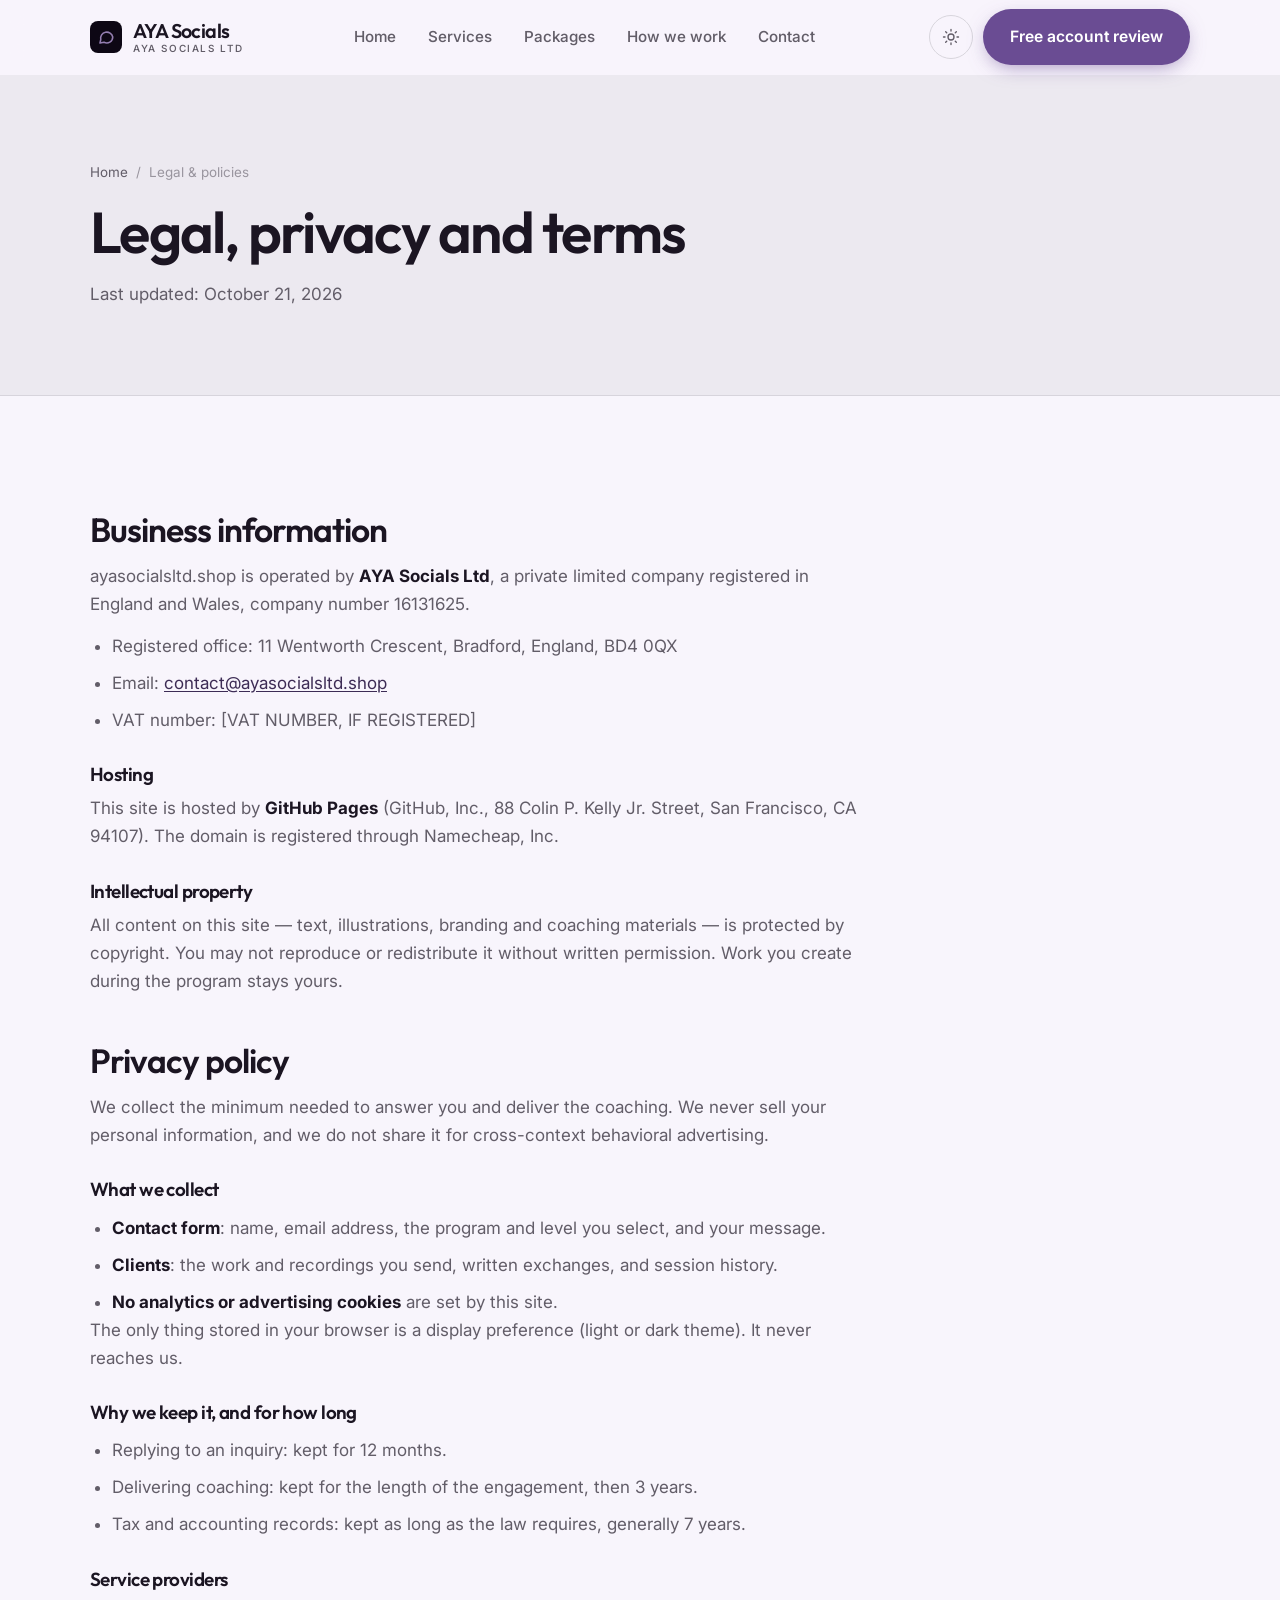
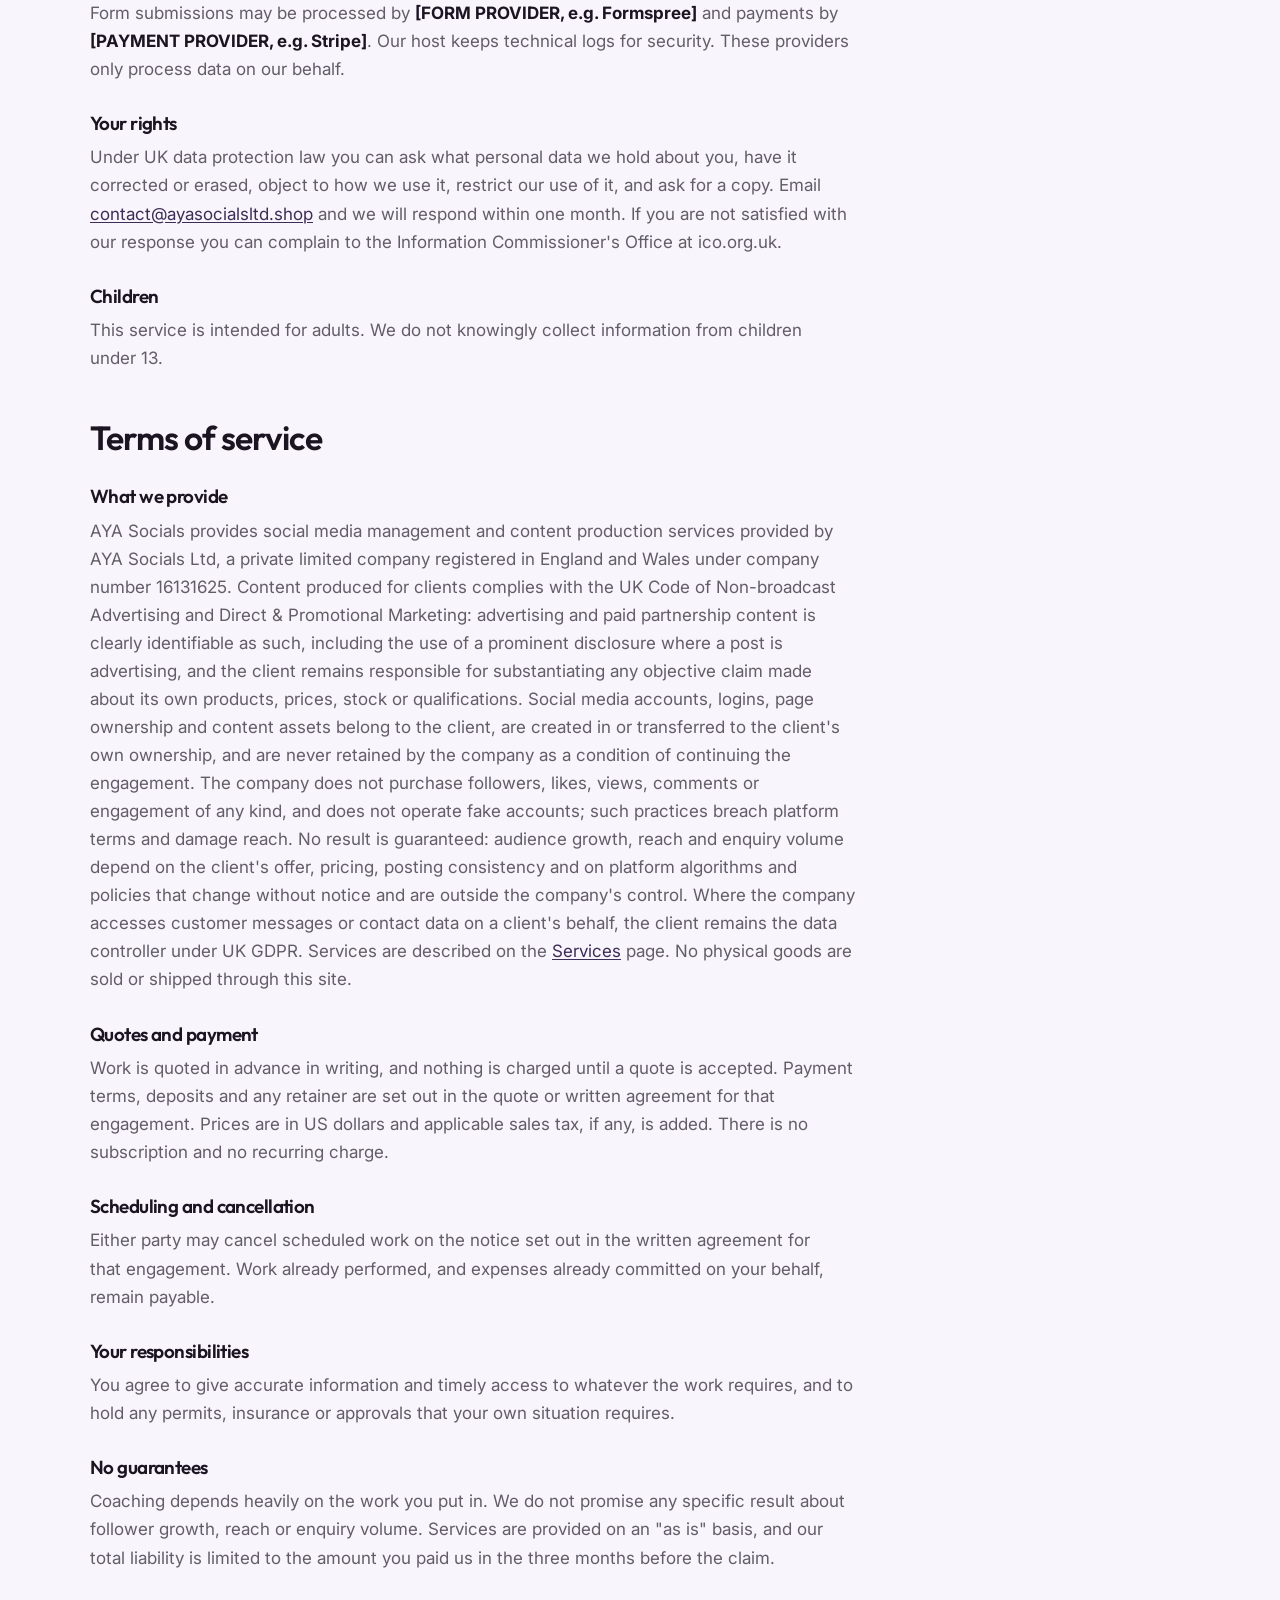
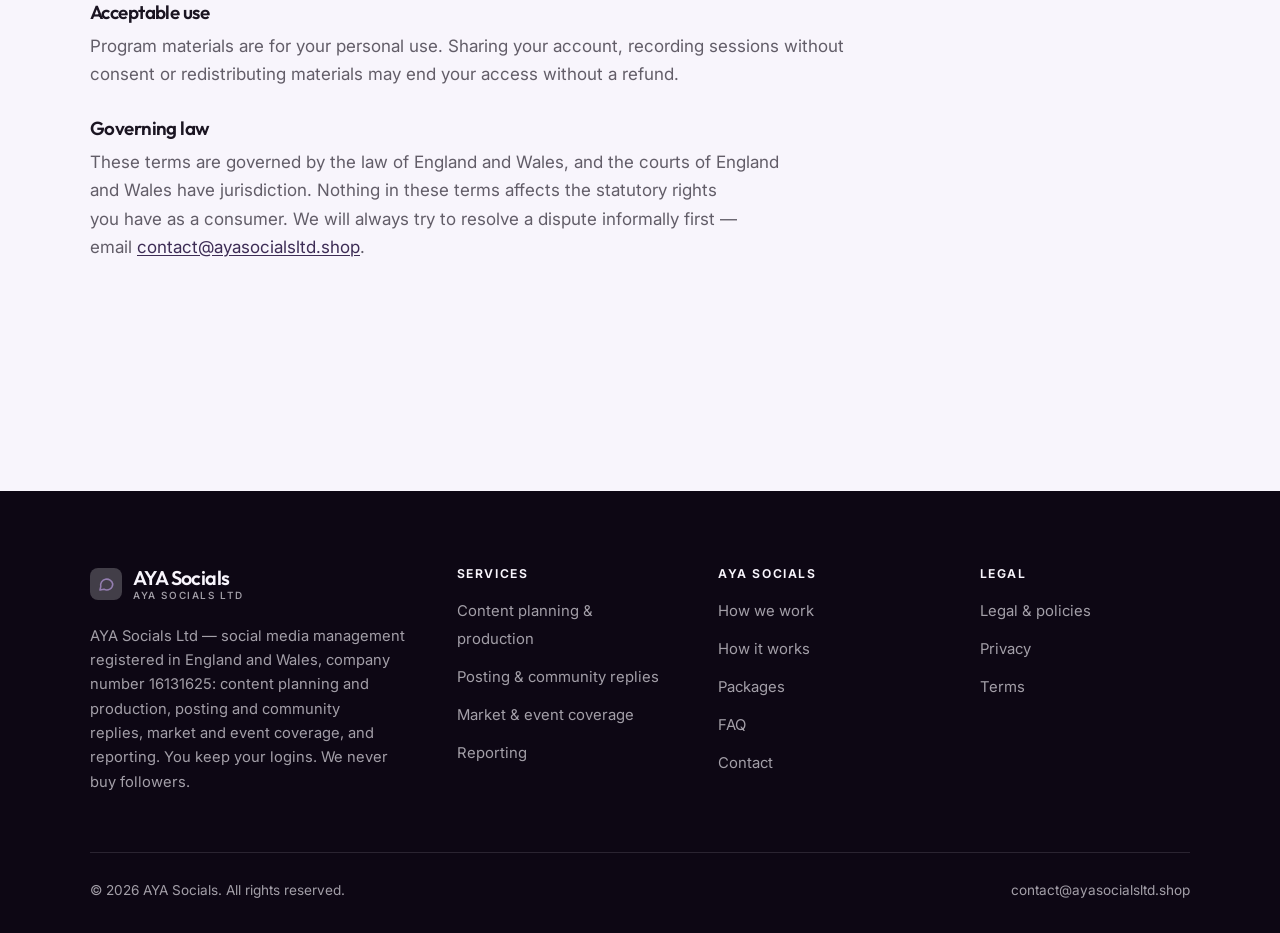
<file: legal.html>
<!DOCTYPE html>
<html lang="en" class="no-js">
<head>
<meta charset="utf-8">
<meta name="viewport" content="width=device-width, initial-scale=1">
<title>Legal, privacy and terms — AYA Socials</title>
<meta name="description" content="Business information, privacy policy and terms of service for AYA Socials.">
<meta name="robots" content="noindex">

<meta property="og:type" content="website">
<meta property="og:url" content="https://ayasocialsltd.shop/legal.html">
<meta property="og:site_name" content="AYA Socials">
<meta property="og:locale" content="en_US">
<meta property="og:title" content="Legal, privacy and terms — AYA Socials">
<meta property="og:description" content="Business information, privacy policy and terms of service for AYA Socials.">
<meta name="theme-color" content="#0d0714">

<link rel="icon" href="assets/img/favicon.svg" type="image/svg+xml">
<link rel="preconnect" href="https://fonts.googleapis.com">
<link rel="preconnect" href="https://fonts.gstatic.com" crossorigin>
<link rel="stylesheet" href="https://fonts.googleapis.com/css2?family=Outfit:wght@400..700&family=Inter:wght@400..700&display=swap">
<link rel="stylesheet" href="assets/css/style.css">

<!-- Thème appliqué avant le premier rendu (évite le flash) -->
<script>
document.documentElement.classList.remove('no-js');
(function(){try{var t=localStorage.getItem('site-theme');if(t){document.documentElement.setAttribute('data-theme',t);}}catch(e){}})();
</script>
</head>

<body>
<a class="skip-link" href="#main">Skip to main content</a>

<header class="site-header">
  <nav class="wrap nav" aria-label="Main navigation">
    <a class="brand" href="index.html">
      <svg class="brand__mark" viewBox="0 0 64 64" aria-hidden="true">
        <rect class="bm-bg" width="64" height="64" rx="16"/>
        <g class="bm-ic" transform="translate(14 14) scale(1.5)" fill="none" stroke-width="2.1" stroke-linecap="round" stroke-linejoin="round"><path d="M21 12a8 8 0 0 1-11.6 7.1L4 20l1-4.6A8 8 0 1 1 21 12z"/></g>
      </svg>
      <span>AYA Socials<span class="brand__sub">AYA Socials Ltd</span></span>
    </a>

    <ul class="nav__links" id="nav-links">
      <li><a href="index.html">Home</a></li>
      <li><a href="programs.html">Services</a></li>
      <li><a href="index.html#pricing">Packages</a></li>
      <li><a href="about.html">How we work</a></li>
      <li><a href="contact.html">Contact</a></li>
      <li><a class="btn btn--primary" href="contact.html">Free account review</a></li>
    </ul>

    <div class="nav__cta">
      <button class="theme-toggle" type="button" aria-label="Switch to dark theme">
        <svg class="icon-sun" viewBox="0 0 24 24" fill="none" stroke="currentColor" stroke-width="1.8" stroke-linecap="round" aria-hidden="true"><circle cx="12" cy="12" r="4"/><path d="M12 2v2m0 16v2M2 12h2m16 0h2M4.9 4.9l1.4 1.4m11.4 11.4 1.4 1.4M19.1 4.9l-1.4 1.4M6.3 17.7l-1.4 1.4"/></svg>
        <svg class="icon-moon" viewBox="0 0 24 24" fill="none" stroke="currentColor" stroke-width="1.8" stroke-linecap="round" stroke-linejoin="round" aria-hidden="true"><path d="M21 12.8A9 9 0 1 1 11.2 3a7 7 0 0 0 9.8 9.8z"/></svg>
      </button>
      <a class="btn btn--primary" href="contact.html">Free account review</a>
      <button class="nav__toggle" type="button" aria-expanded="false" aria-controls="nav-links" aria-label="Open menu">
        <svg class="icon-open" viewBox="0 0 24 24" fill="none" stroke="currentColor" stroke-width="2" stroke-linecap="round" aria-hidden="true"><path d="M3 6h18M3 12h18M3 18h18"/></svg>
        <svg class="icon-close" viewBox="0 0 24 24" fill="none" stroke="currentColor" stroke-width="2" stroke-linecap="round" aria-hidden="true"><path d="M6 6l12 12M18 6L6 18"/></svg>
      </button>
    </div>
  </nav>
</header>

<main id="main">

<section class="page-head">
  <div class="wrap">
    <nav class="breadcrumb" aria-label="Breadcrumb">
      <a href="index.html">Home</a><span>/</span><span aria-current="page">Legal &amp; policies</span>
    </nav>
    <h1>Legal, privacy and terms</h1>
    <p>Last updated: <time datetime="2026-10-21">October 21, 2026</time></p>
  </div>
</section>

<section class="section wrap">
  <div class="prose">

    <!--
      TO DO: this is a skeleton, not legal advice. Replace every [BRACKET] with
      your real details before selling, and have a lawyer review it if you can.
      Consumer protection rules differ by state.
    -->

    <h2 id="business">Business information</h2>
    <p>
      ayasocialsltd.shop is operated by <strong>AYA Socials Ltd</strong>, a private limited
      company registered in England and Wales, company number 16131625.
    </p>
    <ul>
      <li>Registered office: 11 Wentworth Crescent, Bradford, England, BD4 0QX</li>
      <li>Email: <a href="mailto:contact@ayasocialsltd.shop">contact@ayasocialsltd.shop</a></li>
      <li>VAT number: [VAT NUMBER, IF REGISTERED]</li>
    </ul>

    <h3>Hosting</h3>
    <p>
      This site is hosted by <strong>GitHub Pages</strong> (GitHub, Inc., 88 Colin P. Kelly Jr. Street,
      San Francisco, CA 94107). The domain is registered through Namecheap, Inc.
    </p>

    <h3>Intellectual property</h3>
    <p>
      All content on this site — text, illustrations, branding and coaching materials — is protected by
      copyright. You may not reproduce or redistribute it without written permission. Work you create during
      the program stays yours.
    </p>

    <h2 id="privacy">Privacy policy</h2>
    <p>
      We collect the minimum needed to answer you and deliver the coaching. We never sell your personal
      information, and we do not share it for cross-context behavioral advertising.
    </p>
    <h3>What we collect</h3>
    <ul>
      <li><strong>Contact form</strong>: name, email address, the program and level you select, and your message.</li>
      <li><strong>Clients</strong>: the work and recordings you send, written exchanges, and session history.</li>
      <li><strong>No analytics or advertising cookies</strong> are set by this site.</li>
    </ul>
    <p>
      The only thing stored in your browser is a display preference (light or dark theme). It never reaches us.
    </p>
    <h3>Why we keep it, and for how long</h3>
    <ul>
      <li>Replying to an inquiry: kept for 12 months.</li>
      <li>Delivering coaching: kept for the length of the engagement, then 3 years.</li>
      <li>Tax and accounting records: kept as long as the law requires, generally 7 years.</li>
    </ul>
    <h3>Service providers</h3>
    <p>
      Form submissions may be processed by <strong>[FORM PROVIDER, e.g. Formspree]</strong> and payments by
      <strong>[PAYMENT PROVIDER, e.g. Stripe]</strong>. Our host keeps technical logs for security. These
      providers only process data on our behalf.
    </p>
    <h3>Your rights</h3>
    <p>
      Under UK data protection law you can ask what personal data we hold about you, have it corrected or
      erased, object to how we use it, restrict our use of it, and ask for a copy. Email
      <a href="mailto:contact@ayasocialsltd.shop">contact@ayasocialsltd.shop</a> and we will respond within one month. If you are not satisfied with
      our response you can complain to the Information Commissioner's Office at ico.org.uk.
    </p>
    <h3>Children</h3>
    <p>
      This service is intended for adults. We do not knowingly collect information from children under 13.
    </p>

    <h2 id="terms">Terms of service</h2>
    <h3>What we provide</h3>
    <p>
      AYA Socials provides social media management and content production services provided by AYA Socials Ltd, a private limited company registered in England and Wales under company number 16131625. Content produced for clients complies with the UK Code of Non-broadcast Advertising and Direct &amp; Promotional Marketing: advertising and paid partnership content is clearly identifiable as such, including the use of a prominent disclosure where a post is advertising, and the client remains responsible for substantiating any objective claim made about its own products, prices, stock or qualifications. Social media accounts, logins, page ownership and content assets belong to the client, are created in or transferred to the client's own ownership, and are never retained by the company as a condition of continuing the engagement. The company does not purchase followers, likes, views, comments or engagement of any kind, and does not operate fake accounts; such practices breach platform terms and damage reach. No result is guaranteed: audience growth, reach and enquiry volume depend on the client's offer, pricing, posting consistency and on platform algorithms and policies that change without notice and are outside the company's control. Where the company accesses customer messages or contact data on a client's behalf, the client remains the data controller under UK GDPR. Services are described on the
      <a href="programs.html">Services</a> page. No physical goods are sold or shipped through this site.
    </p>
    <h3>Quotes and payment</h3>
    <p>
      Work is quoted in advance in writing, and nothing is charged until a quote is accepted. Payment terms,
      deposits and any retainer are set out in the quote or written agreement for that engagement. Prices are in
      US dollars and applicable sales tax, if any, is added. There is no subscription and no recurring charge.
    </p>
    <h3>Scheduling and cancellation</h3>
    <p>
      Either party may cancel scheduled work on the notice set out in the written agreement for that engagement.
      Work already performed, and expenses already committed on your behalf, remain payable.
    </p>
    <h3>Your responsibilities</h3>
    <p>
      You agree to give accurate information and timely access to whatever the work requires, and to hold any
      permits, insurance or approvals that your own situation requires.
    </p>

    <h3>No guarantees</h3>
    <p>
      Coaching depends heavily on the work you put in. We do not promise any specific result
      about follower growth, reach or enquiry volume. Services are provided on an "as is" basis, and our total
      liability is limited to the amount you paid us in the three months before the claim.
    </p>
    <h3>Acceptable use</h3>
    <p>
      Program materials are for your personal use. Sharing your account, recording sessions without consent
      or redistributing materials may end your access without a refund.
    </p>
    <h3>Governing law</h3>
    <p>
      These terms are governed by the law of England and Wales, and the courts of England and Wales have
      jurisdiction. Nothing in these terms affects the statutory rights you have as a consumer. We will always
      try to resolve a dispute informally first — email <a href="mailto:contact@ayasocialsltd.shop">contact@ayasocialsltd.shop</a>.
    </p>

  </div>
</section>

</main>

<footer class="site-footer">
  <div class="wrap">
    <div class="footer__grid">
      <div class="footer__brand">
        <a class="brand" href="index.html">
          <svg class="brand__mark" viewBox="0 0 64 64" aria-hidden="true">
        <rect class="bm-bg" width="64" height="64" rx="16"/>
        <g class="bm-ic" transform="translate(14 14) scale(1.5)" fill="none" stroke-width="2.1" stroke-linecap="round" stroke-linejoin="round"><path d="M21 12a8 8 0 0 1-11.6 7.1L4 20l1-4.6A8 8 0 1 1 21 12z"/></g>
      </svg>
          <span>AYA Socials<span class="brand__sub">AYA Socials Ltd</span></span>
        </a>
        <p>AYA Socials Ltd — social media management registered in England and Wales, company number 16131625: content planning and production, posting and community replies, market and event coverage, and reporting. You keep your logins. We never buy followers.</p>
      </div>

      <div class="footer__col">
        <h4>Services</h4>
        <ul>
          <li><a href="programs.html#content">Content planning &amp; production</a></li>
          <li><a href="programs.html#community">Posting &amp; community replies</a></li>
          <li><a href="programs.html#markets">Market &amp; event coverage</a></li>
          <li><a href="programs.html#reporting">Reporting</a></li>
        </ul>
      </div>

      <div class="footer__col">
        <h4>AYA Socials</h4>
        <ul>
          <li><a href="about.html">How we work</a></li>
          <li><a href="index.html#how-it-works">How it works</a></li>
          <li><a href="index.html#pricing">Packages</a></li>
          <li><a href="index.html#faq">FAQ</a></li>
          <li><a href="contact.html">Contact</a></li>
        </ul>
      </div>

      <div class="footer__col">
        <h4>Legal</h4>
        <ul>
          <li><a href="legal.html">Legal &amp; policies</a></li>
          <li><a href="legal.html#privacy">Privacy</a></li>
          <li><a href="legal.html#terms">Terms</a></li>
        </ul>
      </div>
    </div>

    <div class="footer__bottom">
      <p>© <span data-year>2026</span> AYA Socials. All rights reserved.</p>
      <p><a href="mailto:contact@ayasocialsltd.shop">contact@ayasocialsltd.shop</a></p>
    </div>
  </div>
</footer>

<script src="assets/js/main.js" defer></script>
</body>
</html>
</file>
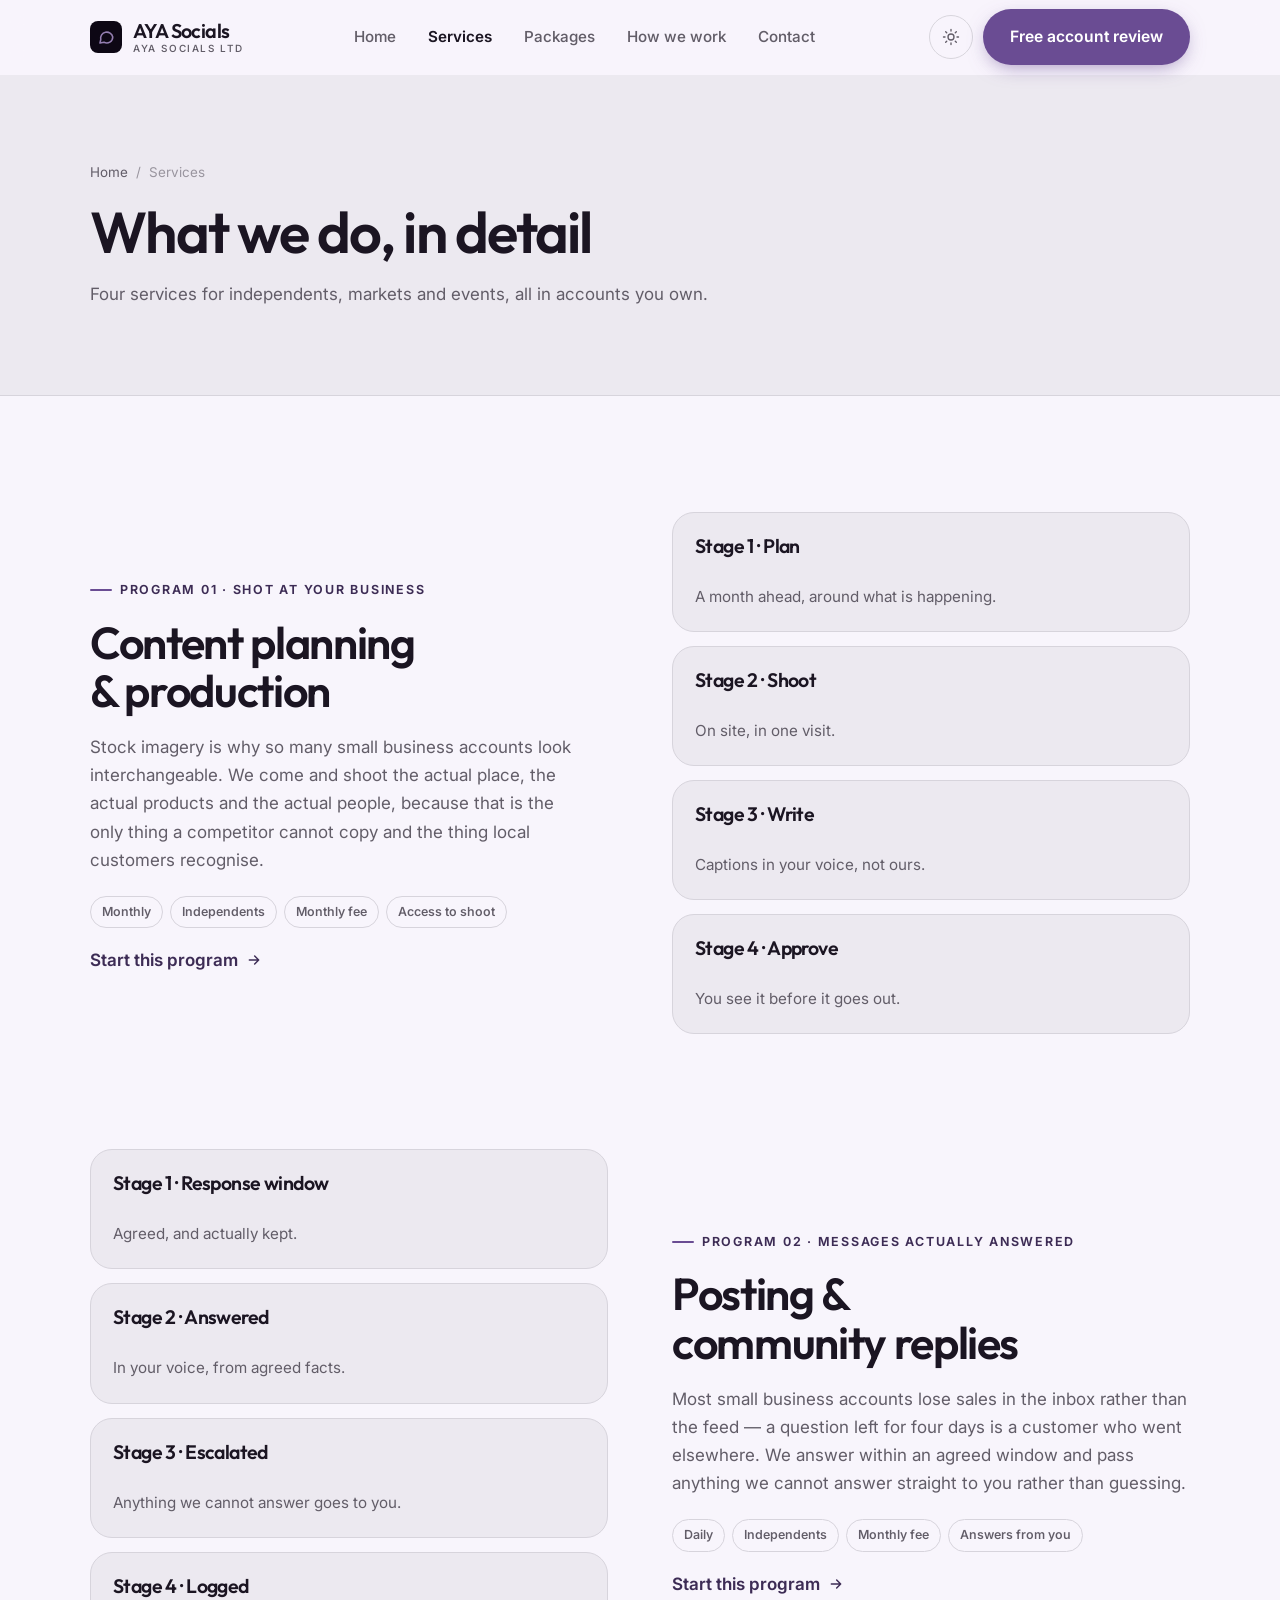
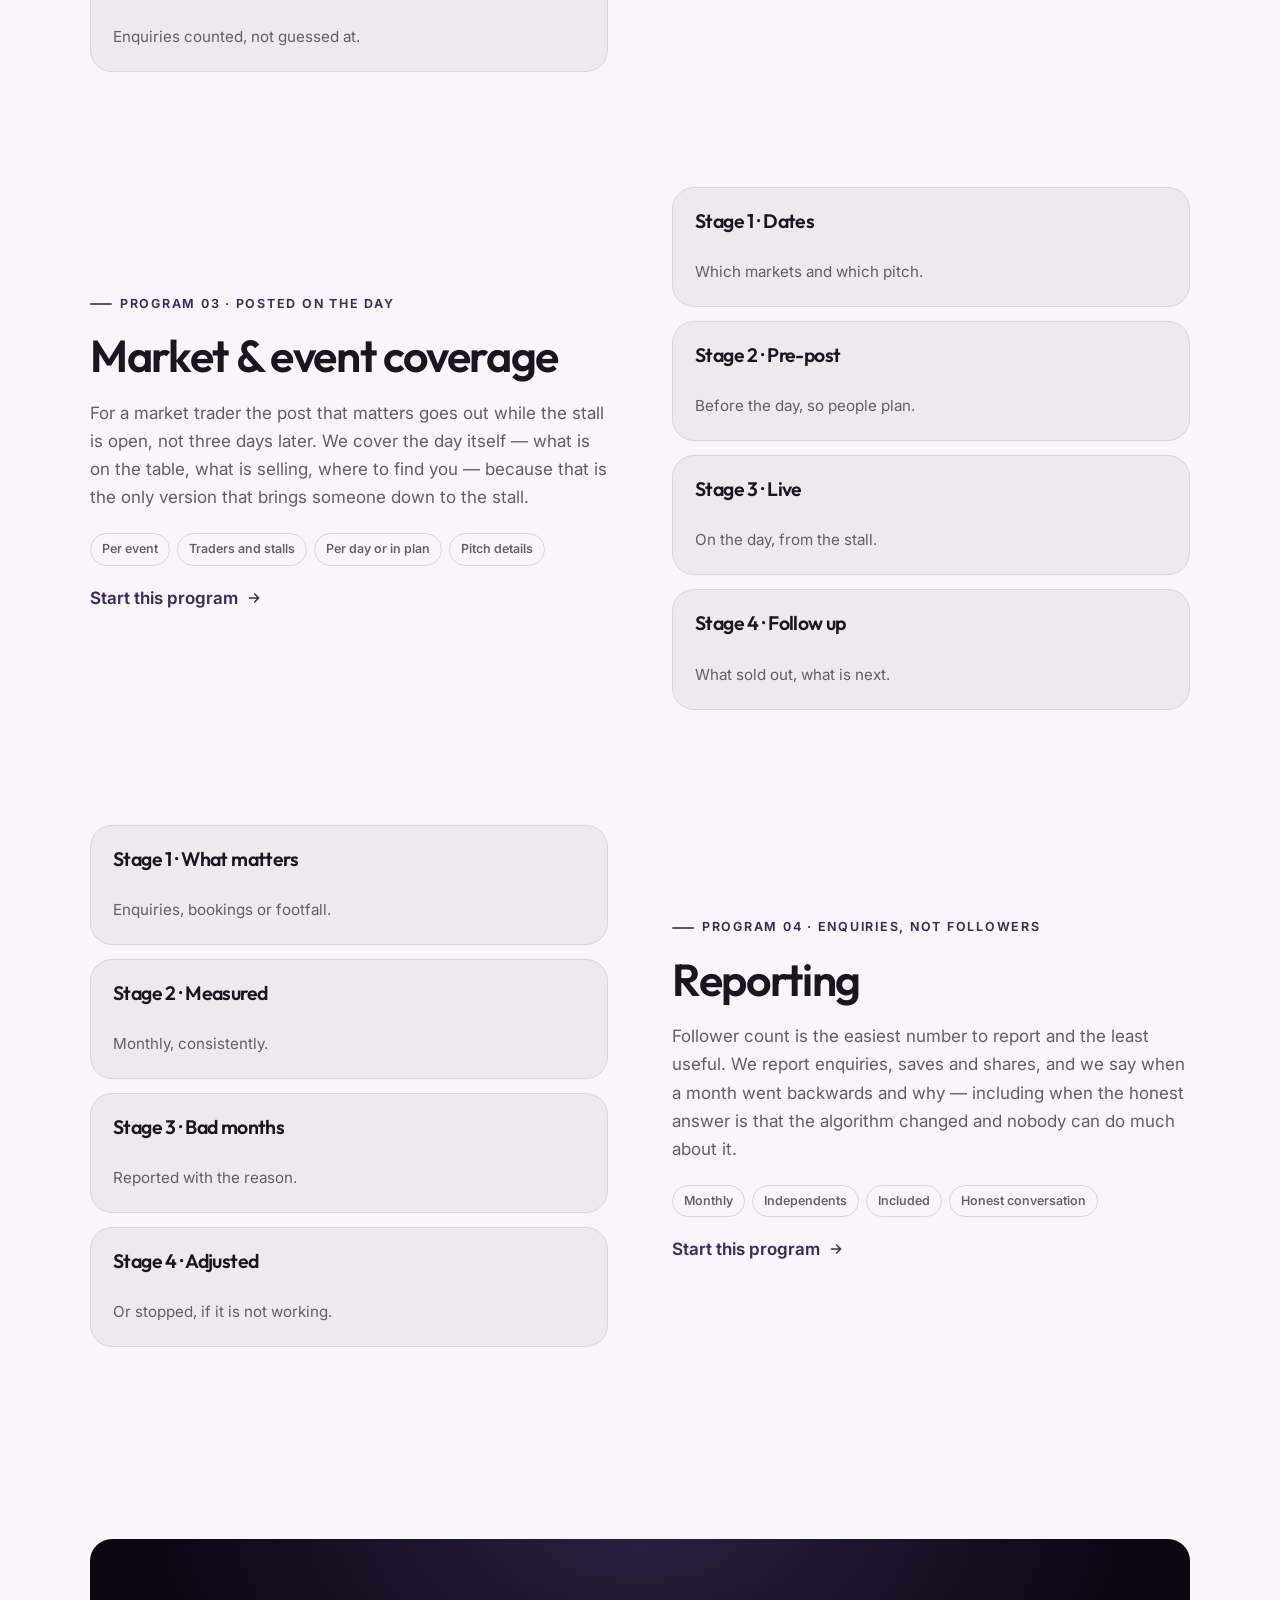
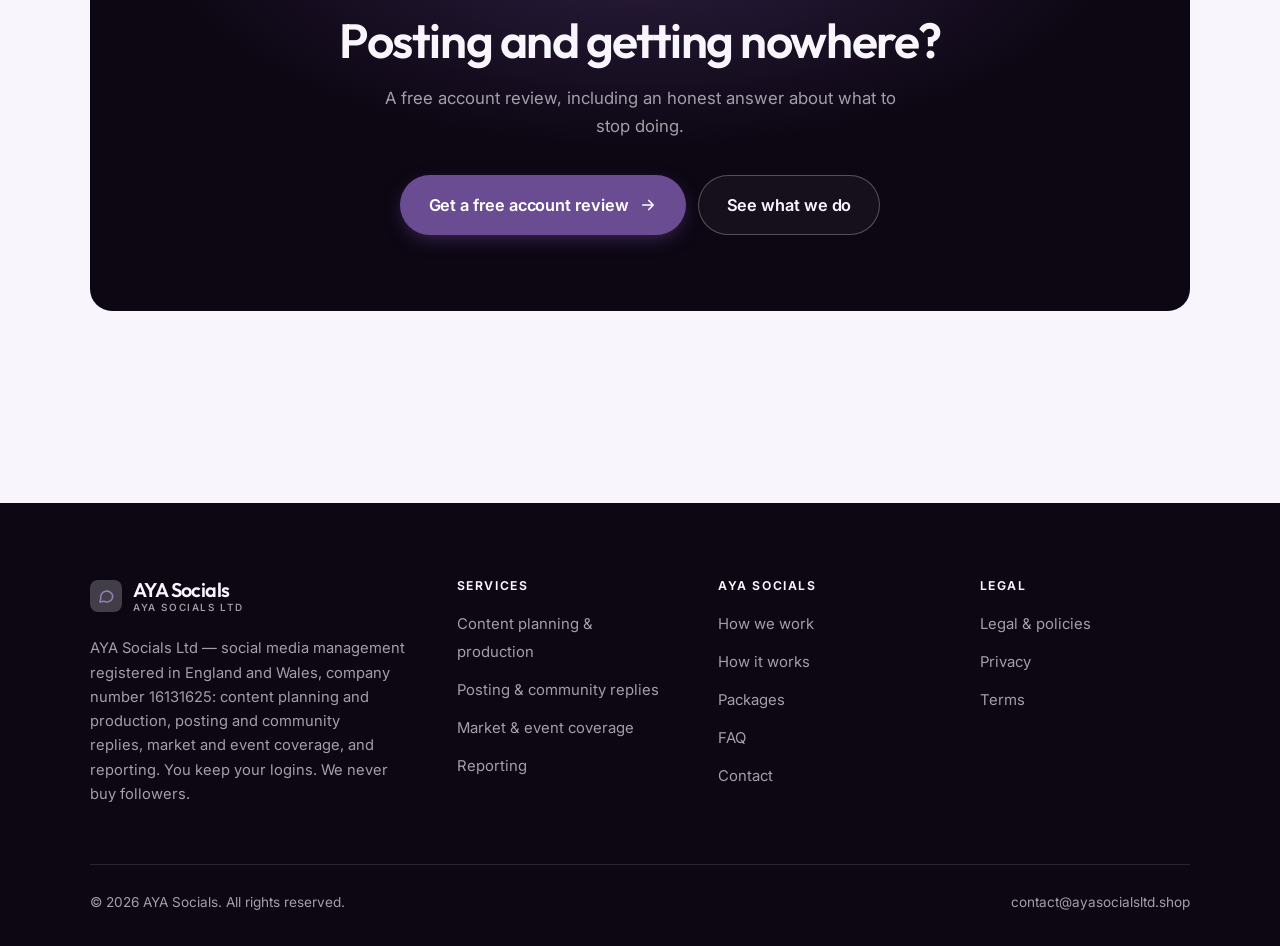
<file: programs.html>
<!DOCTYPE html>
<html lang="en" class="no-js">
<head>
<meta charset="utf-8">
<meta name="viewport" content="width=device-width, initial-scale=1">
<title>Services — AYA Socials</title>
<meta name="description" content="Services of AYA Socials Ltd: content planning and production, posting and community replies, market and event coverage, and reporting.">
<link rel="canonical" href="https://ayasocialsltd.shop/programs.html">

<meta property="og:type" content="website">
<meta property="og:url" content="https://ayasocialsltd.shop/programs.html">
<meta property="og:site_name" content="AYA Socials">
<meta property="og:locale" content="en_US">
<meta property="og:title" content="Services — AYA Socials">
<meta property="og:description" content="Services of AYA Socials Ltd: content planning and production, posting and community replies, market and event coverage, and reporting.">
<meta name="theme-color" content="#0d0714">

<link rel="icon" href="assets/img/favicon.svg" type="image/svg+xml">
<link rel="preconnect" href="https://fonts.googleapis.com">
<link rel="preconnect" href="https://fonts.gstatic.com" crossorigin>
<link rel="stylesheet" href="https://fonts.googleapis.com/css2?family=Outfit:wght@400..700&family=Inter:wght@400..700&display=swap">
<link rel="stylesheet" href="assets/css/style.css">

<!-- Thème appliqué avant le premier rendu (évite le flash) -->
<script>
document.documentElement.classList.remove('no-js');
(function(){try{var t=localStorage.getItem('site-theme');if(t){document.documentElement.setAttribute('data-theme',t);}}catch(e){}})();
</script>
</head>

<body>
<a class="skip-link" href="#main">Skip to main content</a>

<header class="site-header">
  <nav class="wrap nav" aria-label="Main navigation">
    <a class="brand" href="index.html">
      <svg class="brand__mark" viewBox="0 0 64 64" aria-hidden="true">
        <rect class="bm-bg" width="64" height="64" rx="16"/>
        <g class="bm-ic" transform="translate(14 14) scale(1.5)" fill="none" stroke-width="2.1" stroke-linecap="round" stroke-linejoin="round"><path d="M21 12a8 8 0 0 1-11.6 7.1L4 20l1-4.6A8 8 0 1 1 21 12z"/></g>
      </svg>
      <span>AYA Socials<span class="brand__sub">AYA Socials Ltd</span></span>
    </a>

    <ul class="nav__links" id="nav-links">
      <li><a href="index.html">Home</a></li>
      <li><a href="programs.html" aria-current="page">Services</a></li>
      <li><a href="index.html#pricing">Packages</a></li>
      <li><a href="about.html">How we work</a></li>
      <li><a href="contact.html">Contact</a></li>
      <li><a class="btn btn--primary" href="contact.html">Free account review</a></li>
    </ul>

    <div class="nav__cta">
      <button class="theme-toggle" type="button" aria-label="Switch to dark theme">
        <svg class="icon-sun" viewBox="0 0 24 24" fill="none" stroke="currentColor" stroke-width="1.8" stroke-linecap="round" aria-hidden="true"><circle cx="12" cy="12" r="4"/><path d="M12 2v2m0 16v2M2 12h2m16 0h2M4.9 4.9l1.4 1.4m11.4 11.4 1.4 1.4M19.1 4.9l-1.4 1.4M6.3 17.7l-1.4 1.4"/></svg>
        <svg class="icon-moon" viewBox="0 0 24 24" fill="none" stroke="currentColor" stroke-width="1.8" stroke-linecap="round" stroke-linejoin="round" aria-hidden="true"><path d="M21 12.8A9 9 0 1 1 11.2 3a7 7 0 0 0 9.8 9.8z"/></svg>
      </button>
      <a class="btn btn--primary" href="contact.html">Free account review</a>
      <button class="nav__toggle" type="button" aria-expanded="false" aria-controls="nav-links" aria-label="Open menu">
        <svg class="icon-open" viewBox="0 0 24 24" fill="none" stroke="currentColor" stroke-width="2" stroke-linecap="round" aria-hidden="true"><path d="M3 6h18M3 12h18M3 18h18"/></svg>
        <svg class="icon-close" viewBox="0 0 24 24" fill="none" stroke="currentColor" stroke-width="2" stroke-linecap="round" aria-hidden="true"><path d="M6 6l12 12M18 6L6 18"/></svg>
      </button>
    </div>
  </nav>
</header>

<main id="main">

<section class="page-head">
  <div class="wrap">
    <nav class="breadcrumb" aria-label="Breadcrumb">
      <a href="index.html">Home</a><span>/</span><span aria-current="page">Services</span>
    </nav>
    <h1>What we do, in detail</h1>
    <p>Four services for independents, markets and events, all in accounts you own.</p>
  </div>
</section>

<section class="section wrap" id="content">
  <div class="split reveal">
    <div>
      <span class="eyebrow">Program 01 · Shot at your business</span>
      <h2>Content planning &amp; production</h2>
      <p>Stock imagery is why so many small business accounts look interchangeable. We come and shoot the actual place, the actual products and the actual people, because that is the only thing a competitor cannot copy and the thing local customers recognise.</p>
      <ul class="tags"><li>Monthly</li><li>Independents</li><li>Monthly fee</li><li>Access to shoot</li></ul>
      <p><a class="arrow-link" href="contact.html">Start this program <svg viewBox="0 0 24 24" fill="none" stroke="currentColor" stroke-width="2.2" stroke-linecap="round" stroke-linejoin="round" aria-hidden="true"><path d="M5 12h14M13 6l6 6-6 6"/></svg></a></p>
    </div>
    <div class="grid grid--2 grid--tight">
      <article class="card card--sm">
        <h3>Stage 1 · Plan</h3>
        <p>A month ahead, around what is happening.</p>
      </article>
      <article class="card card--sm">
        <h3>Stage 2 · Shoot</h3>
        <p>On site, in one visit.</p>
      </article>
      <article class="card card--sm">
        <h3>Stage 3 · Write</h3>
        <p>Captions in your voice, not ours.</p>
      </article>
      <article class="card card--sm">
        <h3>Stage 4 · Approve</h3>
        <p>You see it before it goes out.</p>
      </article>
    </div>
  </div>
</section>

<section class="section section--flush wrap" id="community">
  <div class="split reveal">
    <div class="grid grid--2 grid--tight">
      <article class="card card--sm">
        <h3>Stage 1 · Response window</h3>
        <p>Agreed, and actually kept.</p>
      </article>
      <article class="card card--sm">
        <h3>Stage 2 · Answered</h3>
        <p>In your voice, from agreed facts.</p>
      </article>
      <article class="card card--sm">
        <h3>Stage 3 · Escalated</h3>
        <p>Anything we cannot answer goes to you.</p>
      </article>
      <article class="card card--sm">
        <h3>Stage 4 · Logged</h3>
        <p>Enquiries counted, not guessed at.</p>
      </article>
    </div>
    <div>
      <span class="eyebrow">Program 02 · Messages actually answered</span>
      <h2>Posting &amp; community replies</h2>
      <p>Most small business accounts lose sales in the inbox rather than the feed — a question left for four days is a customer who went elsewhere. We answer within an agreed window and pass anything we cannot answer straight to you rather than guessing.</p>
      <ul class="tags"><li>Daily</li><li>Independents</li><li>Monthly fee</li><li>Answers from you</li></ul>
      <p><a class="arrow-link" href="contact.html">Start this program <svg viewBox="0 0 24 24" fill="none" stroke="currentColor" stroke-width="2.2" stroke-linecap="round" stroke-linejoin="round" aria-hidden="true"><path d="M5 12h14M13 6l6 6-6 6"/></svg></a></p>
    </div>
  </div>
</section>

<section class="section section--flush wrap" id="markets">
  <div class="split reveal">
    <div>
      <span class="eyebrow">Program 03 · Posted on the day</span>
      <h2>Market &amp; event coverage</h2>
      <p>For a market trader the post that matters goes out while the stall is open, not three days later. We cover the day itself — what is on the table, what is selling, where to find you — because that is the only version that brings someone down to the stall.</p>
      <ul class="tags"><li>Per event</li><li>Traders and stalls</li><li>Per day or in plan</li><li>Pitch details</li></ul>
      <p><a class="arrow-link" href="contact.html">Start this program <svg viewBox="0 0 24 24" fill="none" stroke="currentColor" stroke-width="2.2" stroke-linecap="round" stroke-linejoin="round" aria-hidden="true"><path d="M5 12h14M13 6l6 6-6 6"/></svg></a></p>
    </div>
    <div class="grid grid--2 grid--tight">
      <article class="card card--sm">
        <h3>Stage 1 · Dates</h3>
        <p>Which markets and which pitch.</p>
      </article>
      <article class="card card--sm">
        <h3>Stage 2 · Pre-post</h3>
        <p>Before the day, so people plan.</p>
      </article>
      <article class="card card--sm">
        <h3>Stage 3 · Live</h3>
        <p>On the day, from the stall.</p>
      </article>
      <article class="card card--sm">
        <h3>Stage 4 · Follow up</h3>
        <p>What sold out, what is next.</p>
      </article>
    </div>
  </div>
</section>

<section class="section section--flush wrap" id="reporting">
  <div class="split reveal">
    <div class="grid grid--2 grid--tight">
      <article class="card card--sm">
        <h3>Stage 1 · What matters</h3>
        <p>Enquiries, bookings or footfall.</p>
      </article>
      <article class="card card--sm">
        <h3>Stage 2 · Measured</h3>
        <p>Monthly, consistently.</p>
      </article>
      <article class="card card--sm">
        <h3>Stage 3 · Bad months</h3>
        <p>Reported with the reason.</p>
      </article>
      <article class="card card--sm">
        <h3>Stage 4 · Adjusted</h3>
        <p>Or stopped, if it is not working.</p>
      </article>
    </div>
    <div>
      <span class="eyebrow">Program 04 · Enquiries, not followers</span>
      <h2>Reporting</h2>
      <p>Follower count is the easiest number to report and the least useful. We report enquiries, saves and shares, and we say when a month went backwards and why — including when the honest answer is that the algorithm changed and nobody can do much about it.</p>
      <ul class="tags"><li>Monthly</li><li>Independents</li><li>Included</li><li>Honest conversation</li></ul>
      <p><a class="arrow-link" href="contact.html">Start this program <svg viewBox="0 0 24 24" fill="none" stroke="currentColor" stroke-width="2.2" stroke-linecap="round" stroke-linejoin="round" aria-hidden="true"><path d="M5 12h14M13 6l6 6-6 6"/></svg></a></p>
    </div>
  </div>
</section>

<section class="wrap section--tight">
  <div class="cta-band reveal">
    <h2>Posting and getting nowhere?</h2>
    <p>A free account review, including an honest answer about what to stop doing.</p>
    <div class="hero__actions">
      <a class="btn btn--primary btn--lg" href="contact.html">Get a free account review <svg viewBox="0 0 24 24" fill="none" stroke="currentColor" stroke-width="2.2" stroke-linecap="round" stroke-linejoin="round" aria-hidden="true"><path d="M5 12h14M13 6l6 6-6 6"/></svg></a>
      <a class="btn btn--on-dark btn--lg" href="programs.html">See what we do</a>
    </div>
  </div>
</section>

</main>

<footer class="site-footer">
  <div class="wrap">
    <div class="footer__grid">
      <div class="footer__brand">
        <a class="brand" href="index.html">
          <svg class="brand__mark" viewBox="0 0 64 64" aria-hidden="true">
        <rect class="bm-bg" width="64" height="64" rx="16"/>
        <g class="bm-ic" transform="translate(14 14) scale(1.5)" fill="none" stroke-width="2.1" stroke-linecap="round" stroke-linejoin="round"><path d="M21 12a8 8 0 0 1-11.6 7.1L4 20l1-4.6A8 8 0 1 1 21 12z"/></g>
      </svg>
          <span>AYA Socials<span class="brand__sub">AYA Socials Ltd</span></span>
        </a>
        <p>AYA Socials Ltd — social media management registered in England and Wales, company number 16131625: content planning and production, posting and community replies, market and event coverage, and reporting. You keep your logins. We never buy followers.</p>
      </div>

      <div class="footer__col">
        <h4>Services</h4>
        <ul>
          <li><a href="programs.html#content">Content planning &amp; production</a></li>
          <li><a href="programs.html#community">Posting &amp; community replies</a></li>
          <li><a href="programs.html#markets">Market &amp; event coverage</a></li>
          <li><a href="programs.html#reporting">Reporting</a></li>
        </ul>
      </div>

      <div class="footer__col">
        <h4>AYA Socials</h4>
        <ul>
          <li><a href="about.html">How we work</a></li>
          <li><a href="index.html#how-it-works">How it works</a></li>
          <li><a href="index.html#pricing">Packages</a></li>
          <li><a href="index.html#faq">FAQ</a></li>
          <li><a href="contact.html">Contact</a></li>
        </ul>
      </div>

      <div class="footer__col">
        <h4>Legal</h4>
        <ul>
          <li><a href="legal.html">Legal &amp; policies</a></li>
          <li><a href="legal.html#privacy">Privacy</a></li>
          <li><a href="legal.html#terms">Terms</a></li>
        </ul>
      </div>
    </div>

    <div class="footer__bottom">
      <p>© <span data-year>2026</span> AYA Socials. All rights reserved.</p>
      <p><a href="mailto:contact@ayasocialsltd.shop">contact@ayasocialsltd.shop</a></p>
    </div>
  </div>
</footer>

<script src="assets/js/main.js" defer></script>
</body>
</html>
</file>
<file: assets/css/style.css>
/* AYA Socials — couleurs et polices de la marque.
   Modifier ces valeurs suffit à changer l'identité visuelle de tout le site. */
:root {
  --c-accent:    #6a4c93;
  --c-on-accent: #ffffff;
  --c-ink:       #0d0714;
  --c-paper:     #f8f5fc;

  --accent-ink-light: color-mix(in srgb, var(--c-accent) 58%, black);
  --accent-on-dark:   color-mix(in srgb, var(--c-accent) 72%, white);

  --font-display: "Outfit", system-ui, -apple-system, "Segoe UI", sans-serif;
  --font-body: "Inter", system-ui, -apple-system, "Segoe UI", sans-serif;
  --display-weight: 600;
  --display-tracking: -.03em;
}

/* ==========================================================================
   Feuille de style commune aux sites de coaching
   Les couleurs de marque (--c-accent, --c-on-accent, --c-ink, --c-paper) et
   les polices sont définies juste au-dessus, par site. Tout le reste en dérive.
   ========================================================================== */

/* --------------------------------------------------------------------------
   1. Tokens dérivés
   -------------------------------------------------------------------------- */

:root {
  /* Thème clair */
  --paper:      var(--c-paper);
  --paper-2:    color-mix(in srgb, var(--c-paper) 95%, var(--c-ink));
  --paper-3:    color-mix(in srgb, var(--c-paper) 89%, var(--c-ink));
  --line:       color-mix(in srgb, var(--c-paper) 86%, var(--c-ink));
  --text:       color-mix(in srgb, var(--c-ink) 94%, var(--c-paper));
  --muted:      color-mix(in srgb, var(--c-ink) 64%, var(--c-paper));
  --accent:     var(--c-accent);
  --accent-600: color-mix(in srgb, var(--c-accent) 86%, black);
  --accent-ink: var(--accent-ink-light);
  --on-accent:  var(--c-on-accent);
  --ink:        var(--c-ink);
  --ink-soft:   color-mix(in srgb, var(--c-ink) 90%, white);
  --on-ink:     var(--c-paper);
  --on-ink-mut: color-mix(in srgb, var(--c-paper) 64%, var(--c-ink));
  --brand-bg:   var(--c-ink);

  /* Rayons */
  --r-sm: 8px;
  --r-md: 14px;
  --r-lg: 22px;
  --r-full: 999px;

  /* Ombres */
  --sh-1: 0 1px 2px rgba(0, 0, 0, .05), 0 2px 8px rgba(0, 0, 0, .04);
  --sh-2: 0 2px 4px rgba(0, 0, 0, .05), 0 12px 32px rgba(0, 0, 0, .09);
  --sh-3: 0 4px 8px rgba(0, 0, 0, .06), 0 24px 56px rgba(0, 0, 0, .14);

  /* Rythme */
  --gutter: clamp(16px, 4vw, 40px);
  --maxw: 1180px;
  --section-y: clamp(64px, 9vw, 124px);

  --ease: cubic-bezier(.22, .61, .36, 1);
}

/* Thème sombre — suit le système, sauf si l'utilisateur a choisi « clair » */
@media (prefers-color-scheme: dark) {
  :root:not([data-theme="light"]) {
    --paper:      var(--c-ink);
    --paper-2:    color-mix(in srgb, var(--c-ink) 92%, white);
    --paper-3:    color-mix(in srgb, var(--c-ink) 86%, white);
    --line:       color-mix(in srgb, var(--c-ink) 80%, white);
    --text:       color-mix(in srgb, var(--c-paper) 94%, var(--c-ink));
    --muted:      color-mix(in srgb, var(--c-paper) 66%, var(--c-ink));
    --accent-ink: var(--accent-on-dark);
    --ink:        color-mix(in srgb, var(--c-ink) 72%, black);
    --brand-bg:   color-mix(in srgb, var(--c-ink) 80%, white);
    --sh-1: 0 1px 2px rgba(0, 0, 0, .4), 0 2px 8px rgba(0, 0, 0, .3);
    --sh-2: 0 2px 4px rgba(0, 0, 0, .4), 0 12px 32px rgba(0, 0, 0, .45);
    --sh-3: 0 4px 8px rgba(0, 0, 0, .45), 0 24px 56px rgba(0, 0, 0, .55);
  }
}

/* Thème sombre — choix explicite */
:root[data-theme="dark"] {
  --paper:      var(--c-ink);
  --paper-2:    color-mix(in srgb, var(--c-ink) 92%, white);
  --paper-3:    color-mix(in srgb, var(--c-ink) 86%, white);
  --line:       color-mix(in srgb, var(--c-ink) 80%, white);
  --text:       color-mix(in srgb, var(--c-paper) 94%, var(--c-ink));
  --muted:      color-mix(in srgb, var(--c-paper) 66%, var(--c-ink));
  --accent-ink: var(--accent-on-dark);
  --ink:        color-mix(in srgb, var(--c-ink) 72%, black);
  --brand-bg:   color-mix(in srgb, var(--c-ink) 80%, white);
  --sh-1: 0 1px 2px rgba(0, 0, 0, .4), 0 2px 8px rgba(0, 0, 0, .3);
  --sh-2: 0 2px 4px rgba(0, 0, 0, .4), 0 12px 32px rgba(0, 0, 0, .45);
  --sh-3: 0 4px 8px rgba(0, 0, 0, .45), 0 24px 56px rgba(0, 0, 0, .55);
}

/* --------------------------------------------------------------------------
   2. Reset / base
   -------------------------------------------------------------------------- */

*, *::before, *::after { box-sizing: border-box; }

* { margin: 0; }

html {
  -webkit-text-size-adjust: 100%;
  scroll-behavior: smooth;
  scroll-padding-top: 88px;
}

body {
  background: var(--paper);
  color: var(--text);
  font-family: var(--font-body);
  font-size: 17px;
  line-height: 1.65;
  -webkit-font-smoothing: antialiased;
  text-rendering: optimizeLegibility;
  overflow-x: hidden;
}

img, svg, video { display: block; max-width: 100%; height: auto; }

a { color: inherit; text-decoration: none; }

button, input, textarea, select { font: inherit; color: inherit; }

h1, h2, h3, h4 {
  font-family: var(--font-display);
  font-weight: var(--display-weight);
  line-height: 1.08;
  letter-spacing: var(--display-tracking);
  text-wrap: balance;
}

p { text-wrap: pretty; }

:focus-visible {
  outline: 3px solid var(--accent);
  outline-offset: 3px;
  border-radius: 4px;
}

::selection { background: var(--accent); color: var(--on-accent); }

/* --------------------------------------------------------------------------
   3. Utilitaires de mise en page
   -------------------------------------------------------------------------- */

.wrap {
  width: 100%;
  max-width: var(--maxw);
  margin-inline: auto;
  padding-inline: var(--gutter);
}

.section { padding-block: var(--section-y); }
.section--flush { padding-top: 0; }
.section--tight { padding-block: clamp(48px, 6vw, 80px); }

.skip-link {
  position: absolute;
  left: 12px;
  top: -100px;
  z-index: 200;
  background: var(--accent);
  color: var(--on-accent);
  padding: 12px 20px;
  border-radius: var(--r-sm);
  font-weight: 600;
  transition: top .2s var(--ease);
}
.skip-link:focus { top: 12px; }

.eyebrow {
  display: inline-flex;
  align-items: center;
  gap: 8px;
  font-size: .78rem;
  font-weight: 650;
  letter-spacing: .14em;
  text-transform: uppercase;
  color: var(--accent-ink);
  margin-bottom: 18px;
}
.eyebrow::before {
  content: "";
  width: 22px;
  height: 2px;
  background: var(--accent);
  border-radius: 2px;
}

.section-head { max-width: 62ch; margin-bottom: clamp(36px, 5vw, 60px); }
.section-head h2 { font-size: clamp(2rem, 4.4vw, 3.1rem); }
.section-head p {
  margin-top: 18px;
  color: var(--muted);
  font-size: clamp(1rem, 1.6vw, 1.12rem);
  max-width: 58ch;
}

.section-head--center { margin-inline: auto; text-align: center; }
.section-head--center .eyebrow { justify-content: center; }
.section-head--center p { margin-inline: auto; }

/* --------------------------------------------------------------------------
   4. Boutons
   -------------------------------------------------------------------------- */

.btn {
  display: inline-flex;
  align-items: center;
  justify-content: center;
  gap: 10px;
  padding: 14px 26px;
  border: 1px solid transparent;
  border-radius: var(--r-full);
  font-weight: 620;
  font-size: .98rem;
  letter-spacing: -.005em;
  cursor: pointer;
  white-space: nowrap;
  transition: transform .18s var(--ease), background-color .18s var(--ease),
              border-color .18s var(--ease), box-shadow .18s var(--ease), color .18s var(--ease);
}
.btn:hover { transform: translateY(-2px); }
.btn:active { transform: translateY(0); }

.btn--primary {
  background: var(--accent);
  color: var(--on-accent);
  box-shadow: 0 6px 20px -6px color-mix(in srgb, var(--c-accent) 65%, transparent);
}
.btn--primary:hover {
  background: var(--accent-600);
  box-shadow: 0 12px 28px -8px color-mix(in srgb, var(--c-accent) 70%, transparent);
}

.btn--ghost {
  border-color: var(--line);
  background: transparent;
  color: var(--text);
}
.btn--ghost:hover { border-color: var(--accent); color: var(--accent-ink); }

.btn--on-dark {
  border-color: color-mix(in srgb, var(--c-paper) 28%, transparent);
  color: var(--on-ink);
  background: color-mix(in srgb, var(--c-paper) 4%, transparent);
}
.btn--on-dark:hover {
  border-color: color-mix(in srgb, var(--c-paper) 60%, transparent);
  background: color-mix(in srgb, var(--c-paper) 10%, transparent);
}

.btn--lg { padding: 16px 28px; font-size: 1.02rem; }
.btn--block { width: 100%; }

.btn svg { width: 18px; height: 18px; flex: none; }

@media (max-width: 420px) {
  .btn--lg { padding: 15px 22px; font-size: 1rem; white-space: normal; text-align: center; }
}

/* Lien fléché */
.arrow-link {
  display: inline-flex;
  align-items: center;
  gap: 8px;
  font-weight: 620;
  color: var(--accent-ink);
}
.arrow-link svg { width: 16px; height: 16px; transition: transform .18s var(--ease); }
.arrow-link:hover svg { transform: translateX(4px); }

/* --------------------------------------------------------------------------
   5. En-tête / navigation
   -------------------------------------------------------------------------- */

.site-header {
  position: sticky;
  top: 0;
  z-index: 100;
  background: color-mix(in srgb, var(--paper) 82%, transparent);
  backdrop-filter: saturate(180%) blur(14px);
  -webkit-backdrop-filter: saturate(180%) blur(14px);
  border-bottom: 1px solid transparent;
  transition: border-color .25s var(--ease), background-color .25s var(--ease);
}
.site-header.is-stuck {
  border-bottom-color: var(--line);
  background: color-mix(in srgb, var(--paper) 94%, transparent);
}

.nav {
  display: flex;
  align-items: center;
  justify-content: space-between;
  gap: 24px;
  height: 74px;
}

.brand {
  display: inline-flex;
  align-items: center;
  gap: 11px;
  font-family: var(--font-display);
  font-weight: var(--display-weight);
  font-size: 1.24rem;
  letter-spacing: var(--display-tracking);
  flex: none;
  line-height: 1.1;
}
.brand__mark { width: 32px; height: 32px; flex: none; }
.brand__mark .bm-bg { fill: var(--brand-bg); }
.brand__mark .bm-ic { stroke: var(--accent-on-dark); color: var(--accent-on-dark); }
.brand__sub {
  display: block;
  font-family: var(--font-body);
  font-size: .62rem;
  font-weight: 550;
  letter-spacing: .16em;
  text-transform: uppercase;
  color: var(--muted);
  margin-top: 1px;
}

.nav__links {
  display: flex;
  align-items: center;
  gap: 4px;
  list-style: none;
  padding: 0;
}
.nav__links a {
  display: block;
  padding: 9px 14px;
  border-radius: var(--r-full);
  font-size: .95rem;
  font-weight: 520;
  color: var(--muted);
  transition: color .16s var(--ease), background-color .16s var(--ease);
}
.nav__links a:hover { color: var(--text); background: var(--paper-2); }
.nav__links a[aria-current="page"] { color: var(--text); font-weight: 620; }
.nav__links .btn { display: none; }

.nav__cta { display: flex; align-items: center; gap: 10px; flex: none; }

.nav__toggle {
  display: none;
  width: 44px;
  height: 44px;
  align-items: center;
  justify-content: center;
  background: transparent;
  border: 1px solid var(--line);
  border-radius: var(--r-full);
  cursor: pointer;
}
.nav__toggle svg { width: 20px; height: 20px; }
.nav__toggle .icon-close { display: none; }
.nav__toggle[aria-expanded="true"] .icon-open { display: none; }
.nav__toggle[aria-expanded="true"] .icon-close { display: block; }

@media (max-width: 900px) {
  .nav__links, .nav__cta .btn { display: none; }
  .nav__toggle { display: inline-flex; }

  .nav__links {
    position: fixed;
    inset: 74px 0 auto;
    flex-direction: column;
    align-items: stretch;
    gap: 2px;
    padding: 20px var(--gutter) 32px;
    background: var(--paper);
    border-bottom: 1px solid var(--line);
    box-shadow: var(--sh-2);
  }
  .nav__links.is-open { display: flex; }
  .nav__links a { padding: 14px 4px; font-size: 1.1rem; border-radius: var(--r-sm); }
  .nav__links a.btn { display: inline-flex; margin-top: 14px; padding: 14px 26px; color: var(--on-accent); }
}

@media (max-width: 380px) {
  .brand__sub { display: none; }
}

/* Bouton de thème */
.theme-toggle {
  width: 44px;
  height: 44px;
  display: inline-flex;
  align-items: center;
  justify-content: center;
  background: transparent;
  border: 1px solid var(--line);
  border-radius: var(--r-full);
  cursor: pointer;
  color: var(--muted);
  transition: color .16s var(--ease), border-color .16s var(--ease);
}
.theme-toggle:hover { color: var(--text); border-color: var(--accent); }
.theme-toggle svg { width: 18px; height: 18px; }
.theme-toggle .icon-moon { display: none; }
:root[data-theme="dark"] .theme-toggle .icon-sun { display: none; }
:root[data-theme="dark"] .theme-toggle .icon-moon { display: block; }
@media (prefers-color-scheme: dark) {
  :root:not([data-theme="light"]) .theme-toggle .icon-sun { display: none; }
  :root:not([data-theme="light"]) .theme-toggle .icon-moon { display: block; }
}

/* --------------------------------------------------------------------------
   6. Hero
   -------------------------------------------------------------------------- */

.hero {
  position: relative;
  background: var(--ink);
  color: var(--on-ink);
  overflow: hidden;
  isolation: isolate;
}

/* Halo de couleur + grain léger */
.hero::before {
  content: "";
  position: absolute;
  inset: -30% -10% auto;
  height: 130%;
  background:
    radial-gradient(60% 55% at 78% 18%, color-mix(in srgb, var(--c-accent) 34%, transparent), transparent 62%),
    radial-gradient(48% 44% at 12% 88%, color-mix(in srgb, var(--c-accent) 16%, transparent), transparent 66%);
  z-index: -2;
  pointer-events: none;
}
.hero::after {
  content: "";
  position: absolute;
  inset: 0;
  background-image: url("data:image/svg+xml,%3Csvg xmlns='http://www.w3.org/2000/svg' width='160' height='160'%3E%3Cfilter id='n'%3E%3CfeTurbulence type='fractalNoise' baseFrequency='.85' numOctaves='3'/%3E%3C/filter%3E%3Crect width='160' height='160' filter='url(%23n)' opacity='.28'/%3E%3C/svg%3E");
  opacity: .45;
  mix-blend-mode: overlay;
  z-index: -1;
  pointer-events: none;
}

.hero__inner {
  display: grid;
  grid-template-columns: minmax(0, 1.05fr) minmax(0, .95fr);
  align-items: center;
  gap: clamp(32px, 5vw, 72px);
  padding-block: clamp(56px, 8vw, 110px);
}

.hero h1 {
  font-size: clamp(2.5rem, 6vw, 4.6rem);
  letter-spacing: calc(var(--display-tracking) * 1.4);
}
.hero h1 em {
  font-style: normal;
  color: var(--accent-on-dark);
  text-decoration: underline;
  text-decoration-color: color-mix(in srgb, var(--c-accent) 45%, transparent);
  text-decoration-thickness: .1em;
  text-underline-offset: .14em;
  text-decoration-skip-ink: none;
}

.hero__lede {
  margin-top: 22px;
  font-size: clamp(1.04rem, 1.9vw, 1.2rem);
  color: var(--on-ink-mut);
  max-width: 50ch;
}

.hero__actions {
  display: flex;
  flex-wrap: wrap;
  gap: 12px;
  margin-top: 34px;
}

.hero__eyebrow { color: var(--accent-on-dark); }
.hero__eyebrow::before { background: var(--accent-on-dark); }

/* Faits sur l'offre */
.hero__proof {
  display: grid;
  grid-template-columns: repeat(4, minmax(0, 1fr));
  gap: clamp(18px, 3vw, 32px);
  margin-top: 44px;
  padding: 26px 0 0;
  border-top: 1px solid color-mix(in srgb, var(--c-paper) 14%, transparent);
  list-style: none;
}
.stat__num {
  display: block;
  font-family: var(--font-display);
  font-size: clamp(1.5rem, 2.6vw, 2.05rem);
  font-weight: var(--display-weight);
  line-height: 1;
  letter-spacing: var(--display-tracking);
  white-space: nowrap;
}
.stat__label {
  display: block;
  margin-top: 7px;
  font-size: .82rem;
  line-height: 1.4;
  color: var(--on-ink-mut);
}

.hero__art svg { width: 100%; height: auto; border-radius: var(--r-lg); box-shadow: var(--sh-3); }

@media (max-width: 880px) {
  .hero__inner { grid-template-columns: 1fr; }
  .hero__art { order: -1; max-width: 560px; }
}
@media (max-width: 540px) {
  .hero__proof { grid-template-columns: repeat(2, minmax(0, 1fr)); }
}

/* --------------------------------------------------------------------------
   7. Bandeau défilant
   -------------------------------------------------------------------------- */

.marquee {
  background: var(--ink-soft);
  color: var(--on-ink-mut);
  border-top: 1px solid color-mix(in srgb, var(--c-paper) 8%, transparent);
  padding-block: 18px;
  overflow: hidden;
  white-space: nowrap;
  mask-image: linear-gradient(90deg, transparent, #000 8%, #000 92%, transparent);
  -webkit-mask-image: linear-gradient(90deg, transparent, #000 8%, #000 92%, transparent);
}
.marquee__track {
  display: inline-flex;
  gap: 42px;
  align-items: center;
  animation: marquee 38s linear infinite;
  font-size: .86rem;
  letter-spacing: .12em;
  text-transform: uppercase;
  font-weight: 560;
}
.marquee__track span { display: inline-flex; align-items: center; gap: 42px; }
.marquee__track span::after {
  content: "";
  width: 5px; height: 5px;
  border-radius: 50%;
  background: var(--accent);
  opacity: .8;
}
@keyframes marquee { to { transform: translateX(-50%); } }

/* --------------------------------------------------------------------------
   8. Grilles de cartes
   -------------------------------------------------------------------------- */

.grid {
  display: grid;
  gap: clamp(16px, 2.2vw, 26px);
}
.grid--2 { grid-template-columns: repeat(auto-fit, minmax(min(100%, 260px), 1fr)); }
.grid--3 { grid-template-columns: repeat(auto-fit, minmax(min(100%, 270px), 1fr)); }
.grid--4 { grid-template-columns: repeat(auto-fit, minmax(min(100%, 230px), 1fr)); }
.grid--tight { gap: 14px; }

.card {
  position: relative;
  display: flex;
  flex-direction: column;
  padding: 28px;
  background: var(--paper-2);
  border: 1px solid var(--line);
  border-radius: var(--r-lg);
  transition: transform .22s var(--ease), box-shadow .22s var(--ease), border-color .22s var(--ease);
}
a.card:hover, .card--lift:hover {
  transform: translateY(-5px);
  box-shadow: var(--sh-2);
  border-color: color-mix(in srgb, var(--c-accent) 45%, var(--line));
}
.card--sm { padding: 22px; }
.card--sm h3 { font-size: 1rem; }
.card__icon {
  width: 52px;
  height: 52px;
  display: grid;
  place-items: center;
  border-radius: var(--r-md);
  background: color-mix(in srgb, var(--c-accent) 15%, transparent);
  color: var(--accent-ink);
  margin-bottom: 20px;
}
.card__icon svg { width: 26px; height: 26px; }
.card h3 { font-size: 1.22rem; margin-bottom: 10px; }
.card p { color: var(--muted); font-size: .95rem; }
.card .arrow-link { margin-top: auto; padding-top: 18px; font-size: .92rem; }

.tags {
  list-style: none;
  padding: 0;
  margin: 18px 0 0;
  display: flex;
  flex-wrap: wrap;
  gap: 7px;
}
.tags li {
  font-size: .78rem;
  font-weight: 560;
  padding: 5px 11px;
  border-radius: var(--r-full);
  background: var(--paper);
  border: 1px solid var(--line);
  color: var(--muted);
}

/* --------------------------------------------------------------------------
   9. Méthode (étapes)
   -------------------------------------------------------------------------- */

.steps { counter-reset: step; }
.step {
  position: relative;
  padding: 30px 26px 26px;
  background: var(--paper);
  border: 1px solid var(--line);
  border-radius: var(--r-lg);
}
.step::before {
  counter-increment: step;
  content: "0" counter(step);
  display: block;
  font-family: var(--font-display);
  font-size: 2.6rem;
  font-weight: var(--display-weight);
  line-height: 1;
  letter-spacing: var(--display-tracking);
  color: color-mix(in srgb, var(--c-accent) 55%, var(--paper));
  margin-bottom: 16px;
}
.step h3 { font-size: 1.12rem; margin-bottom: 9px; }
.step p { color: var(--muted); font-size: .93rem; }

/* --------------------------------------------------------------------------
   10. Tarifs
   -------------------------------------------------------------------------- */

.plans { align-items: start; }

.plan {
  display: flex;
  flex-direction: column;
  padding: 32px 28px;
  background: var(--paper);
  border: 1px solid var(--line);
  border-radius: var(--r-lg);
  height: 100%;
  position: relative;
}
.plan--featured {
  background: var(--ink);
  color: var(--on-ink);
  border-color: var(--ink);
  box-shadow: var(--sh-3);
}
.plan--featured .plan__desc,
.plan--featured .plan__period,
.plan--featured .plan__features li { color: var(--on-ink-mut); }
.plan--featured .plan__features li::before { color: var(--accent-on-dark); }

.plan__tag {
  position: absolute;
  top: 18px;
  right: 18px;
  font-size: .7rem;
  font-weight: 680;
  letter-spacing: .1em;
  text-transform: uppercase;
  padding: 5px 12px;
  border-radius: var(--r-full);
  background: var(--accent);
  color: var(--on-accent);
}

.plan h3 { font-size: 1.3rem; }
.plan--featured h3 { padding-right: 120px; }
.plan__desc { margin-top: 8px; color: var(--muted); font-size: .92rem; min-height: 2.8em; }

.plan__price {
  display: flex;
  align-items: baseline;
  gap: 6px;
  margin: 22px 0 4px;
  font-family: var(--font-display);
  font-size: clamp(2.2rem, 4vw, 2.9rem);
  font-weight: var(--display-weight);
  letter-spacing: var(--display-tracking);
  line-height: 1;
}
.plan__period { font-family: var(--font-body); font-size: .9rem; font-weight: 450; color: var(--muted); letter-spacing: 0; }

.plan__features {
  list-style: none;
  padding: 0;
  margin: 24px 0 28px;
  display: grid;
  gap: 11px;
  flex: 1;
}
.plan__features li {
  display: grid;
  grid-template-columns: 20px 1fr;
  gap: 10px;
  font-size: .93rem;
  color: var(--muted);
  align-items: start;
}
.plan__features li::before {
  content: "✓";
  color: var(--accent-ink);
  font-weight: 700;
  line-height: 1.5;
}

.plans-note { text-align: center; margin-top: 26px; font-size: .88rem; color: var(--muted); }

/* --------------------------------------------------------------------------
   11. Bloc split (texte + illustration)
   -------------------------------------------------------------------------- */

.split {
  display: grid;
  grid-template-columns: repeat(auto-fit, minmax(min(100%, 340px), 1fr));
  gap: clamp(32px, 5vw, 68px);
  align-items: center;
}
.split--top { align-items: start; }
.split__art svg { width: 100%; border-radius: var(--r-lg); box-shadow: var(--sh-2); }
.split h2 { font-size: clamp(1.9rem, 4vw, 2.8rem); }
.split p { margin-top: 18px; color: var(--muted); }
.split .tags { margin-top: 22px; }

/* --------------------------------------------------------------------------
   12. FAQ
   -------------------------------------------------------------------------- */

.faq { max-width: 780px; margin-inline: auto; }
.faq details {
  border-bottom: 1px solid var(--line);
  padding: 4px 0;
}
.faq summary {
  display: flex;
  align-items: center;
  justify-content: space-between;
  gap: 20px;
  padding: 22px 4px;
  cursor: pointer;
  list-style: none;
  font-family: var(--font-display);
  font-size: 1.08rem;
  font-weight: var(--display-weight);
  letter-spacing: var(--display-tracking);
}
.faq summary::-webkit-details-marker { display: none; }
.faq summary::after {
  content: "";
  flex: none;
  width: 13px;
  height: 13px;
  border-right: 2px solid var(--muted);
  border-bottom: 2px solid var(--muted);
  transform: rotate(45deg) translate(-3px, -3px);
  transition: transform .2s var(--ease), border-color .2s var(--ease);
}
.faq details[open] summary::after {
  transform: rotate(225deg) translate(-3px, -3px);
  border-color: var(--accent);
}
.faq details p { padding: 0 4px 24px; color: var(--muted); max-width: 66ch; }

/* --------------------------------------------------------------------------
   13. Bandeau d'appel à l'action
   -------------------------------------------------------------------------- */

.cta-band {
  position: relative;
  background: var(--ink);
  color: var(--on-ink);
  border-radius: var(--r-lg);
  padding: clamp(40px, 6vw, 76px) clamp(24px, 5vw, 64px);
  overflow: hidden;
  isolation: isolate;
  text-align: center;
}
.cta-band::before {
  content: "";
  position: absolute;
  inset: 0;
  background: radial-gradient(70% 90% at 50% 0%, color-mix(in srgb, var(--c-accent) 34%, transparent), transparent 62%);
  z-index: -1;
}
.cta-band h2 { font-size: clamp(1.9rem, 4.4vw, 3rem); }
.cta-band p {
  margin: 18px auto 0;
  max-width: 52ch;
  color: var(--on-ink-mut);
  font-size: 1.05rem;
}
.cta-band .hero__actions { justify-content: center; }

/* --------------------------------------------------------------------------
   14. Formulaire
   -------------------------------------------------------------------------- */

.form-layout {
  display: grid;
  grid-template-columns: minmax(0, 1fr) minmax(0, 420px);
  gap: clamp(32px, 5vw, 64px);
  align-items: start;
}
@media (max-width: 880px) { .form-layout { grid-template-columns: 1fr; } }

.form {
  display: grid;
  gap: 18px;
  padding: clamp(22px, 3.5vw, 36px);
  background: var(--paper-2);
  border: 1px solid var(--line);
  border-radius: var(--r-lg);
}
.form__row { display: grid; grid-template-columns: repeat(auto-fit, minmax(min(100%, 200px), 1fr)); gap: 18px; }

.field { display: grid; gap: 7px; }
.field label { font-size: .88rem; font-weight: 600; }
.field label .req { color: var(--accent-ink); }
.field input, .field textarea, .field select {
  width: 100%;
  padding: 13px 15px;
  background: var(--paper);
  border: 1px solid var(--line);
  border-radius: var(--r-md);
  font-size: .97rem;
  transition: border-color .16s var(--ease), box-shadow .16s var(--ease);
}
.field input:focus, .field textarea:focus, .field select:focus {
  outline: none;
  border-color: var(--accent);
  box-shadow: 0 0 0 3px color-mix(in srgb, var(--c-accent) 24%, transparent);
}
.field textarea { resize: vertical; min-height: 130px; }
.field__hint { font-size: .8rem; color: var(--muted); }

.form__status { font-size: .9rem; font-weight: 600; min-height: 1.4em; }
.form__note { font-size: .82rem; color: var(--muted); }
.form__note a { color: var(--accent-ink); text-decoration: underline; text-underline-offset: 2px; }

.contact-aside { display: grid; gap: 14px; }
.contact-card {
  display: flex;
  gap: 14px;
  padding: 20px 22px;
  background: var(--paper);
  border: 1px solid var(--line);
  border-radius: var(--r-md);
}
.contact-card--soft { background: var(--paper-2); }
.contact-card svg { width: 22px; height: 22px; flex: none; color: var(--accent-ink); margin-top: 3px; }
.contact-card b { display: block; font-size: .95rem; font-weight: 620; }
.contact-card span, .contact-card a { display: block; font-size: .9rem; color: var(--muted); }
.contact-card a:hover { color: var(--accent-ink); }

/* --------------------------------------------------------------------------
   15. Page interne — en-tête
   -------------------------------------------------------------------------- */

.page-head {
  background: var(--paper-2);
  border-bottom: 1px solid var(--line);
  padding-block: clamp(48px, 7vw, 86px);
}
.page-head h1 { font-size: clamp(2.2rem, 5.4vw, 3.6rem); max-width: 20ch; }
.page-head p { margin-top: 18px; color: var(--muted); max-width: 58ch; font-size: 1.06rem; }

.breadcrumb {
  display: flex;
  gap: 8px;
  align-items: center;
  font-size: .84rem;
  color: var(--muted);
  margin-bottom: 18px;
}
.breadcrumb a:hover { color: var(--accent-ink); }
.breadcrumb span { opacity: .6; }

/* --------------------------------------------------------------------------
   16. Pied de page
   -------------------------------------------------------------------------- */

.site-footer {
  background: var(--ink);
  color: var(--on-ink-mut);
  padding-block: clamp(48px, 6vw, 76px) 32px;
  margin-top: var(--section-y);
}
.site-footer .brand { color: var(--on-ink); }
.site-footer .brand__mark .bm-bg { fill: color-mix(in srgb, var(--c-ink) 78%, white); }
.site-footer .brand__sub { color: var(--on-ink-mut); }

.footer__grid {
  display: grid;
  grid-template-columns: minmax(0, 1.5fr) repeat(auto-fit, minmax(150px, 1fr));
  gap: clamp(28px, 4vw, 56px);
}
@media (max-width: 720px) { .footer__grid { grid-template-columns: 1fr 1fr; } .footer__brand { grid-column: 1 / -1; } }

.footer__brand p { margin-top: 16px; font-size: .92rem; max-width: 36ch; }
.footer__col h4 {
  font-family: var(--font-body);
  font-size: .76rem;
  font-weight: 650;
  letter-spacing: .13em;
  text-transform: uppercase;
  color: var(--on-ink);
  margin-bottom: 16px;
}
.footer__col ul { list-style: none; padding: 0; display: grid; gap: 10px; }
.footer__col a { font-size: .93rem; transition: color .16s var(--ease); }
.footer__col a:hover { color: var(--accent-on-dark); }

.footer__bottom {
  display: flex;
  flex-wrap: wrap;
  justify-content: space-between;
  gap: 14px;
  margin-top: clamp(36px, 5vw, 58px);
  padding-top: 26px;
  border-top: 1px solid color-mix(in srgb, var(--c-paper) 12%, transparent);
  font-size: .85rem;
}
.footer__bottom a:hover { color: var(--accent-on-dark); }

/* --------------------------------------------------------------------------
   17. Page 404
   -------------------------------------------------------------------------- */

.notfound {
  min-height: 62vh;
  display: grid;
  place-items: center;
  text-align: center;
  padding-block: var(--section-y);
}
.notfound__code {
  font-family: var(--font-display);
  font-size: clamp(5rem, 18vw, 11rem);
  font-weight: var(--display-weight);
  line-height: .9;
  letter-spacing: -.05em;
  color: color-mix(in srgb, var(--c-accent) 45%, var(--paper));
}
.notfound h1 { font-size: clamp(1.8rem, 4.4vw, 2.8rem); margin-top: 12px; }
.notfound p { color: var(--muted); max-width: 46ch; margin: 18px auto 0; }
.notfound .hero__actions { justify-content: center; }

/* --------------------------------------------------------------------------
   18. Contenu légal
   -------------------------------------------------------------------------- */

.prose { max-width: 70ch; }
.prose h2 { font-size: clamp(1.6rem, 3vw, 2.1rem); margin-top: 48px; margin-bottom: 14px; }
.prose h2:first-child { margin-top: 0; }
.prose h3 { font-size: 1.18rem; margin-top: 30px; margin-bottom: 10px; }
.prose p, .prose li { color: var(--muted); }
.prose p + p { margin-top: 16px; }
.prose ul { margin-top: 14px; padding-left: 22px; display: grid; gap: 9px; }
.prose a { color: var(--accent-ink); text-decoration: underline; text-underline-offset: 2px; }
.prose strong { color: var(--text); }

/* --------------------------------------------------------------------------
   19. Animations d'apparition
   -------------------------------------------------------------------------- */

.reveal {
  opacity: 0;
  transform: translateY(22px);
  transition: opacity .7s var(--ease), transform .7s var(--ease);
}
.reveal.is-in { opacity: 1; transform: none; }

.reveal-group > * {
  opacity: 0;
  transform: translateY(22px);
  transition: opacity .6s var(--ease), transform .6s var(--ease);
  transition-delay: calc(var(--i, 0) * 80ms);
}
.reveal-group.is-in > * { opacity: 1; transform: none; }

/* Sans JavaScript, tout reste visible */
.no-js .reveal, .no-js .reveal-group > * { opacity: 1; transform: none; }

@media (prefers-reduced-motion: reduce) {
  html { scroll-behavior: auto; }
  *, *::before, *::after {
    animation-duration: .001ms !important;
    animation-iteration-count: 1 !important;
    transition-duration: .001ms !important;
  }
  .reveal, .reveal-group > * { opacity: 1; transform: none; }
}

/* --------------------------------------------------------------------------
   20. Divers
   -------------------------------------------------------------------------- */

.visually-hidden {
  position: absolute;
  width: 1px; height: 1px;
  padding: 0; margin: -1px;
  overflow: hidden;
  clip: rect(0 0 0 0);
  white-space: nowrap;
  border: 0;
}
</file>
